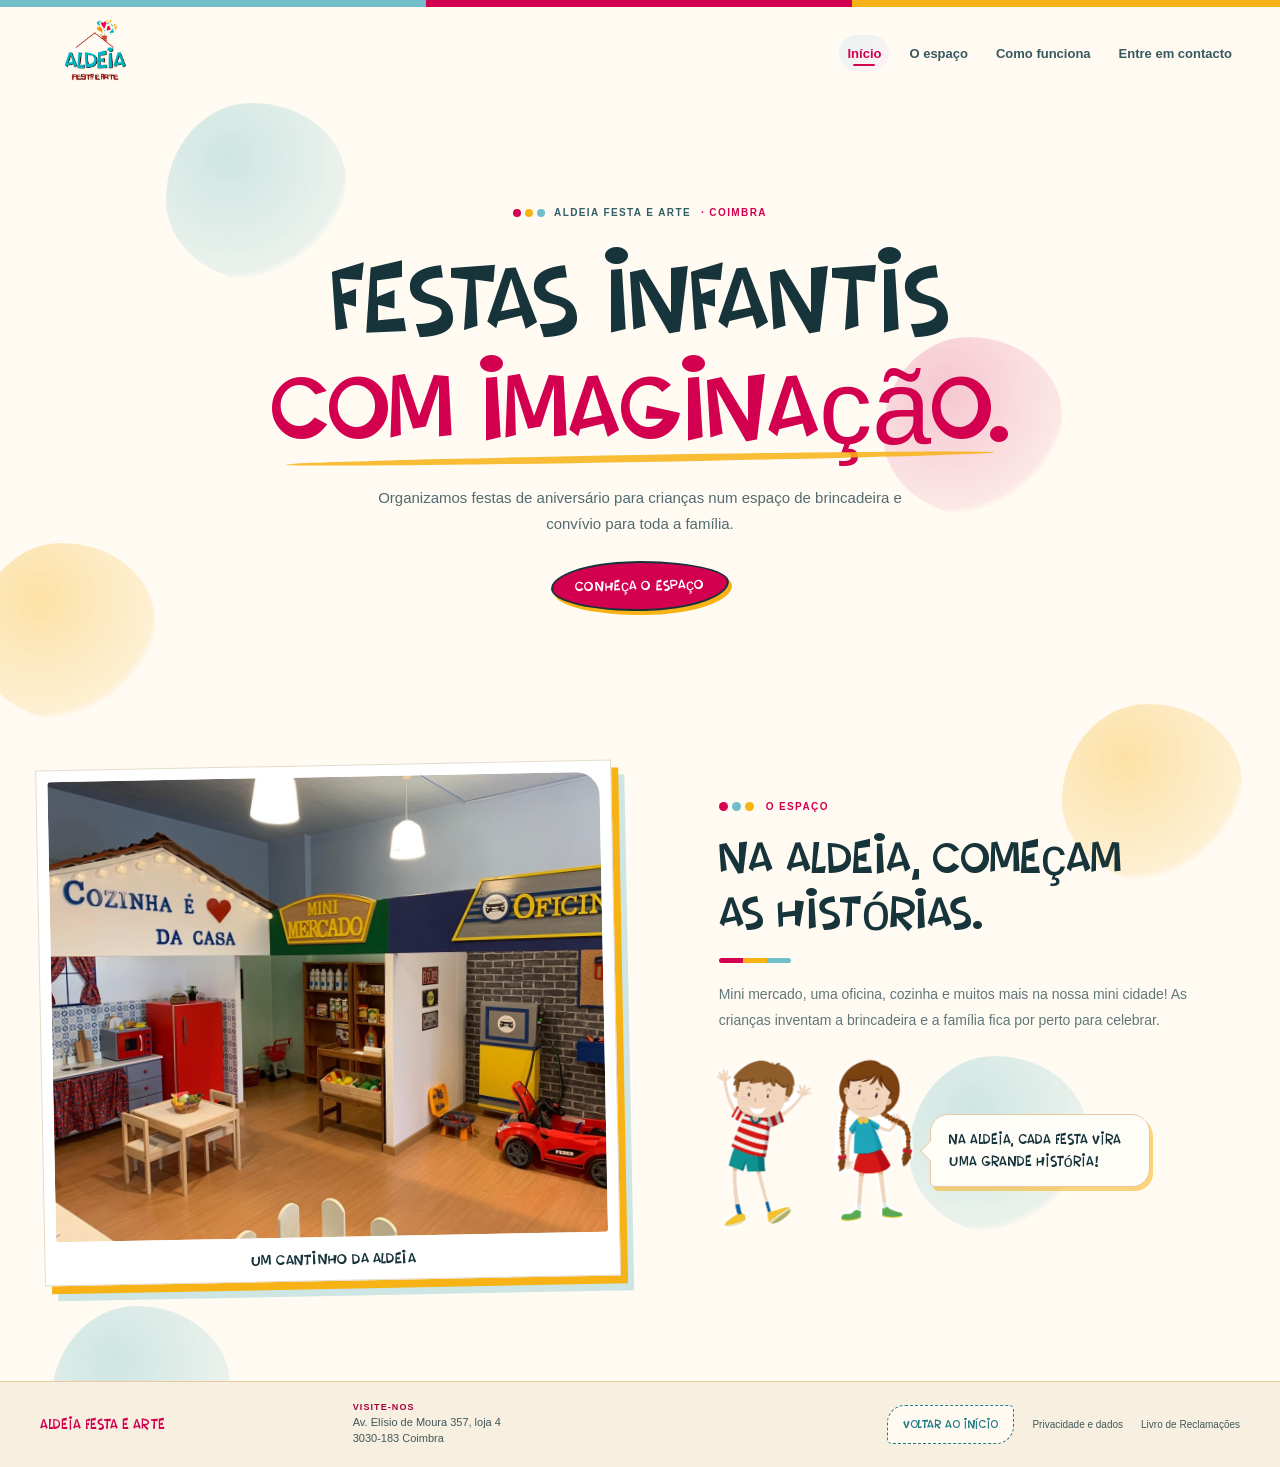
<file: index.html>
<!doctype html>
<html lang="pt-PT">
  <head>
    <meta charset="utf-8">
    <meta name="viewport" content="width=device-width, initial-scale=1">
    <meta name="theme-color" content="#fffaf2">
    <link rel="icon" type="image/svg+xml" href="assets/imgs/favicon.svg">
    <meta
      name="description"
      content="Aldeia Festa e Arte: festas de aniversário para crianças em Coimbra, num espaço de brincadeira e convívio."
    >
    <title>Aldeia Festa e Arte</title>
    <link rel="stylesheet" href="style.css">
    <link rel="stylesheet" href="home.css">
  </head>
  <body class="home-page">
    <div class="color-bar"></div>
    <div class="home-balloons" aria-hidden="true">
      <span class="balloon balloon-teal balloon-one"></span>
      <span class="balloon balloon-pink balloon-two"></span>
      <span class="balloon balloon-yellow balloon-six"></span>
      <span class="balloon balloon-yellow balloon-three"></span>
      <span class="balloon balloon-teal balloon-seven"></span>
      <span class="balloon balloon-teal balloon-five"></span>
    </div>
    <header class="wrap site-header">
      <a
        class="brand"
        href="index.html"
        aria-label="Aldeia Festa e Arte, início"
      >
        <img class="brand-logo" src="assets/imgs/logoaldeia.png" alt="">
      </a>
      <button
        class="nav-toggle"
        aria-label="Abrir menu"
        aria-expanded="false"
        aria-controls="mainNav"
      >
        ☰
      </button>
      <nav class="nav" id="mainNav" aria-label="Navegação principal">
        <a href="index.html" aria-current="page">Início</a>
        <a href="espaco.html">O espaço</a>
        <a href="como-funciona.html">Como funciona</a>
        <a href="contacto.html">Entre em contacto</a>
      </nav>
    </header>

    <main>
      <section class="home-cover wrap" aria-labelledby="home-title">
        <div class="home-cover-copy">
          <p class="home-overline">
            <span></span>
            Aldeia Festa e Arte <span class="home-location">· Coimbra</span>
          </p>
          <h1 id="home-title">
            Festas infantis<br>
            <span>com imaginação.</span>
          </h1>
          <p class="home-description">
            Organizamos festas de aniversário para crianças num espaço de
            brincadeira e convívio para toda a família.
          </p>
          <a class="home-scroll" href="espaco.html">
            Conheça o espaço
          </a>
        </div>
      </section>

      <section class="home-introduction" id="aldeia">
        <div class="wrap home-introduction-inner">
          <figure class="home-visual">
            <img
              src="assets/imgs/aldeia1.jpg"
              alt="Cozinha de brincar, mini mercado e oficina na Aldeia"
              fetchpriority="high"
            >
            <figcaption>Um cantinho da Aldeia</figcaption>
          </figure>
          <div class="home-intro-copy">
            <p class="home-intro-label">
              <span class="home-dot"></span>
              O espaço
            </p>
            <h2>Na Aldeia, começam as histórias.</h2>
            <p>
              Mini mercado, uma oficina, cozinha e muitos mais na nossa mini cidade!
              As crianças inventam a brincadeira e a família fica
              por perto para celebrar.
            </p>
            <div class="home-mascot">
              <figure class="home-mascot-art">
                <img
                  src="assets/imgs/personagens-aldeia.png"
                  alt="Duas crianças, personagens da Aldeia"
                >
              </figure>
              <p class="home-mascot-speech">Na Aldeia, cada festa vira uma grande história!</p>
            </div>
          </div>
        </div>
      </section>
    </main>

    <footer class="site-footer">
      <div class="wrap footer-inner">
        <div class="footer-brand">Aldeia Festa e Arte</div>
        <address class="footer-address">
          <span class="footer-address-label">Visite-nos</span>
          <a
            href="https://www.google.com/maps/place//data=!4m2!3m1!1s0xd22f97081789255:0xbe19085c9d4c660f?sa=X&amp;ved=1t:8290&amp;ictx=111"
            target="_blank"
            rel="noopener"
          >
            Av. Elísio de Moura 357, loja 4<br>
            3030-183 Coimbra
          </a>
        </address>
        <a class="footer-home" href="index.html">Voltar ao início</a>
        <a class="footer-complaints" href="privacidade.html">Privacidade e dados</a>
        <a
          class="footer-complaints"
          href="https://www.livroreclamacoes.pt/Inicio/"
          target="_blank"
          rel="noopener"
        >
          Livro de Reclamações
        </a>
      </div>
    </footer>
    <script src="script.js" defer></script>
  </body>
</html>
</file>
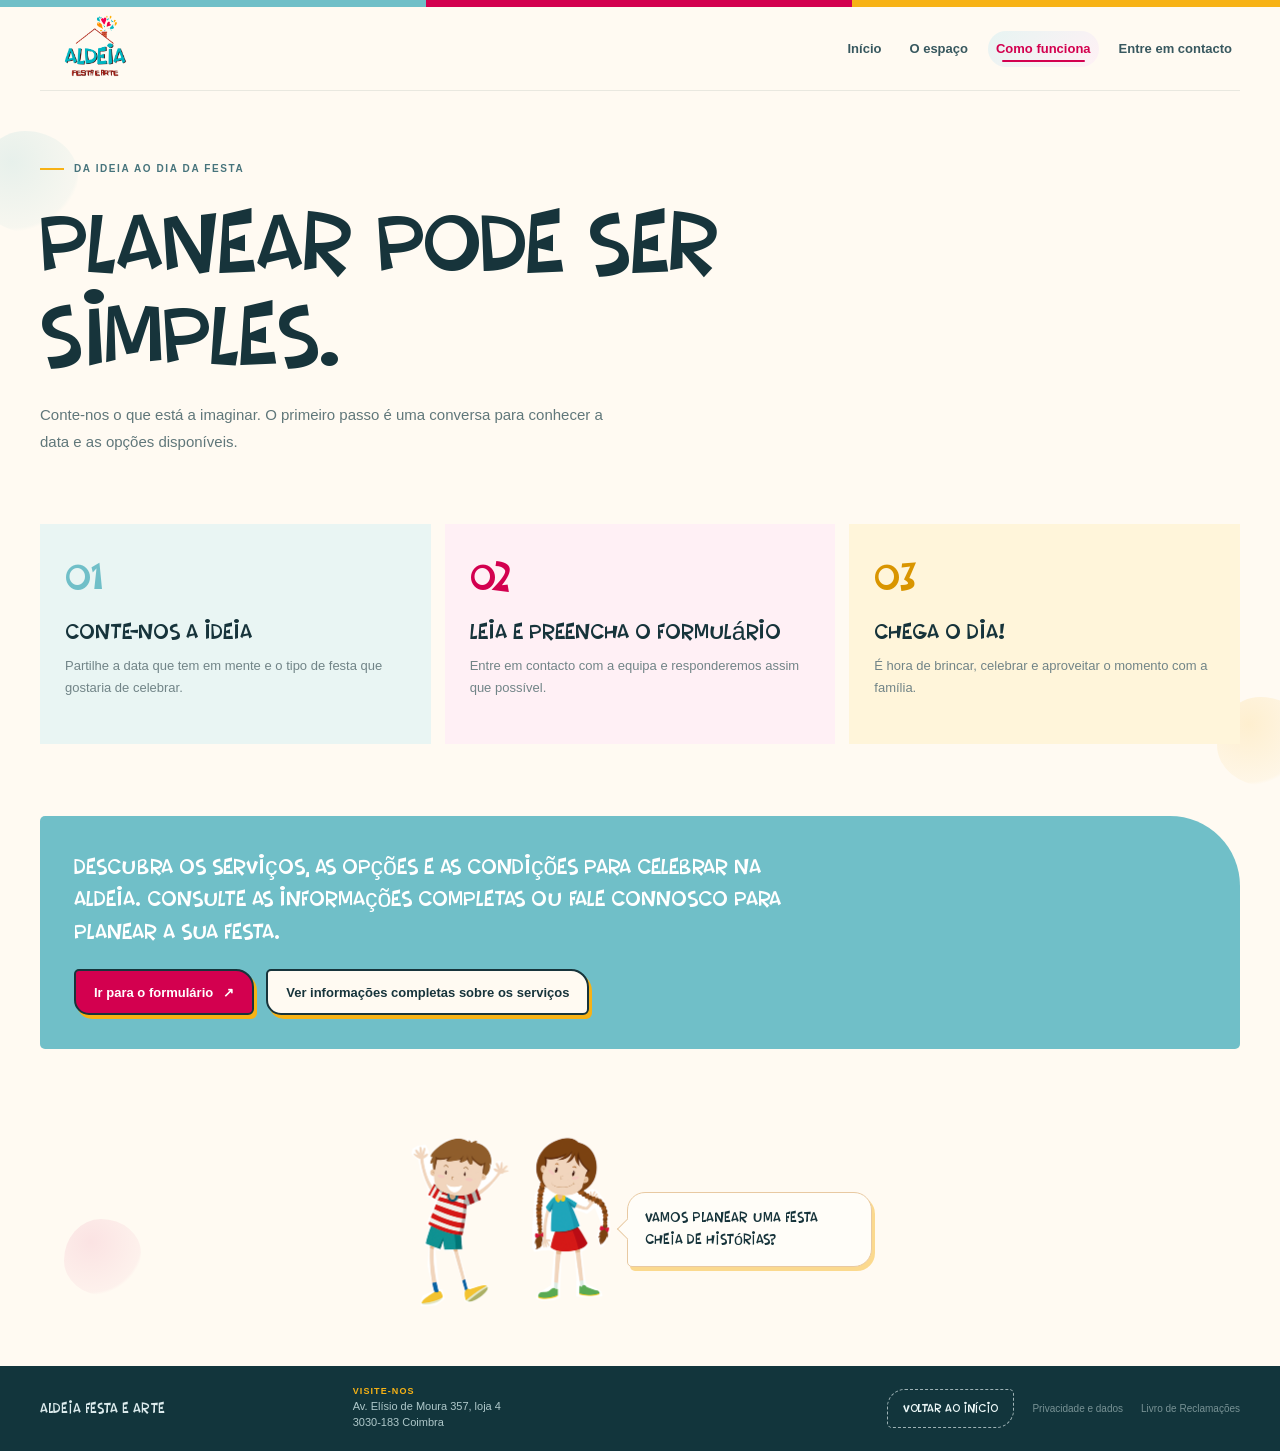
<file: como-funciona.html>
<!doctype html>
<html lang="pt-PT">
  <head>
    <meta charset="utf-8">
    <meta name="viewport" content="width=device-width,initial-scale=1">
    <meta name="theme-color" content="#fffaf2">
    <link rel="icon" type="image/svg+xml" href="assets/imgs/favicon.svg">
    <meta name="description" content="Como funciona — Aldeia Festa e Arte, festas infantis em Coimbra.">
    <title>Aldeia Festa e Arte</title>
    <link rel="stylesheet" href="style.css">
    <link rel="stylesheet" href="brand-colors.css">
  </head>
  <body class="interior-page">
    <div class="color-bar">
    </div>
    <div class="page-balloons" aria-hidden="true">
      <span class="page-balloon page-balloon-teal page-balloon-one"></span>
      <span class="page-balloon page-balloon-yellow page-balloon-two"></span>
      <span class="page-balloon page-balloon-pink page-balloon-three"></span>
    </div>
    <header class="wrap site-header">
      <a class="brand" href="index.html" aria-label="Aldeia Festa e Arte, início">
        <img class="brand-logo" src="assets/imgs/logoaldeia.png" alt="">
      </a>
      <button class="nav-toggle" aria-label="Abrir menu" aria-expanded="false" aria-controls="mainNav">☰</button>
      <nav class="nav" id="mainNav" aria-label="Navegação principal">
        <a href="index.html">Início</a>
        <a href="espaco.html" >O espaço</a>
        <a href="como-funciona.html" aria-current="page">Como funciona</a>
        <a href="contacto.html">Entre em contacto</a>
      </nav>
    </header>
    <main>
      <section class="wrap page-hero">
        <div class="kicker">Da ideia ao dia da festa</div>
        <h1>Planear pode ser simples.</h1>
        <p>Conte-nos o que está a imaginar. O primeiro passo é uma conversa para conhecer a data e as opções disponíveis.</p>
      </section>
      <section class="wrap steps">
        <article class="step">
          <div class="num">01</div>
          <h2>Conte-nos a ideia</h2>
          <p>Partilhe a data que tem em mente e o tipo de festa que gostaria de celebrar.</p>
        </article>
        <article class="step">
          <div class="num">02</div>
          <h2>Leia e preencha o formulário</h2>
          <p>Entre em contacto com a equipa e responderemos assim que possível.</p>
        </article>
        <article class="step">
          <div class="num">03</div>
          <h2>Chega o dia!</h2>
          <p>É hora de brincar, celebrar e aproveitar o momento com a família.</p>
        </article>
      </section>
      <div class="wrap">
        <div class="note-band">
          <div>
            <p>Descubra os serviços, as opções e as condições para celebrar na Aldeia. Consulte as informações completas ou fale connosco para planear a sua festa.</p>
            <div class="how-actions">
              <a class="how-action how-action-primary" href="contacto.html#booking-form">Ir para o formulário <span aria-hidden="true">↗</span></a>
              <a class="how-action how-action-secondary" href="assets/propose/Proposta%20Aldeia%20Festa%20e%20Arte%202026%20(1).pdf" target="_blank" rel="noopener">Ver informações completas sobre os serviços</a>
            </div>
          </div>
        </div>
      </div>
      <aside class="wrap page-mascot" aria-label="Mensagem dos personagens da Aldeia">
        <figure class="page-mascot-art">
          <img src="assets/imgs/personagens-aldeia.png" alt="Duas crianças, personagens da Aldeia" loading="lazy">
        </figure>
        <p class="page-mascot-speech">Vamos planear uma festa cheia de histórias?</p>
      </aside>
    </main>
    <footer class="site-footer">
      <div class="wrap footer-inner">
        <div class="footer-brand">Aldeia Festa e Arte</div>
        <address class="footer-address"><span class="footer-address-label">Visite-nos</span><a href="https://www.google.com/maps/place//data=!4m2!3m1!1s0xd22f97081789255:0xbe19085c9d4c660f?sa=X&amp;ved=1t:8290&amp;ictx=111" target="_blank" rel="noopener">Av. Elísio de Moura 357, loja 4<br>3030-183 Coimbra</a></address>
        <a class="footer-home" href="index.html">Voltar ao início</a>
        <a class="footer-complaints" href="privacidade.html">Privacidade e dados</a>
        <a class="footer-complaints" href="https://www.livroreclamacoes.pt/Inicio/" target="_blank" rel="noopener">Livro de Reclamações</a>
      </div>
    </footer>
    <script src="script.js" defer>
    </script>
  </body>
</html>
</file>
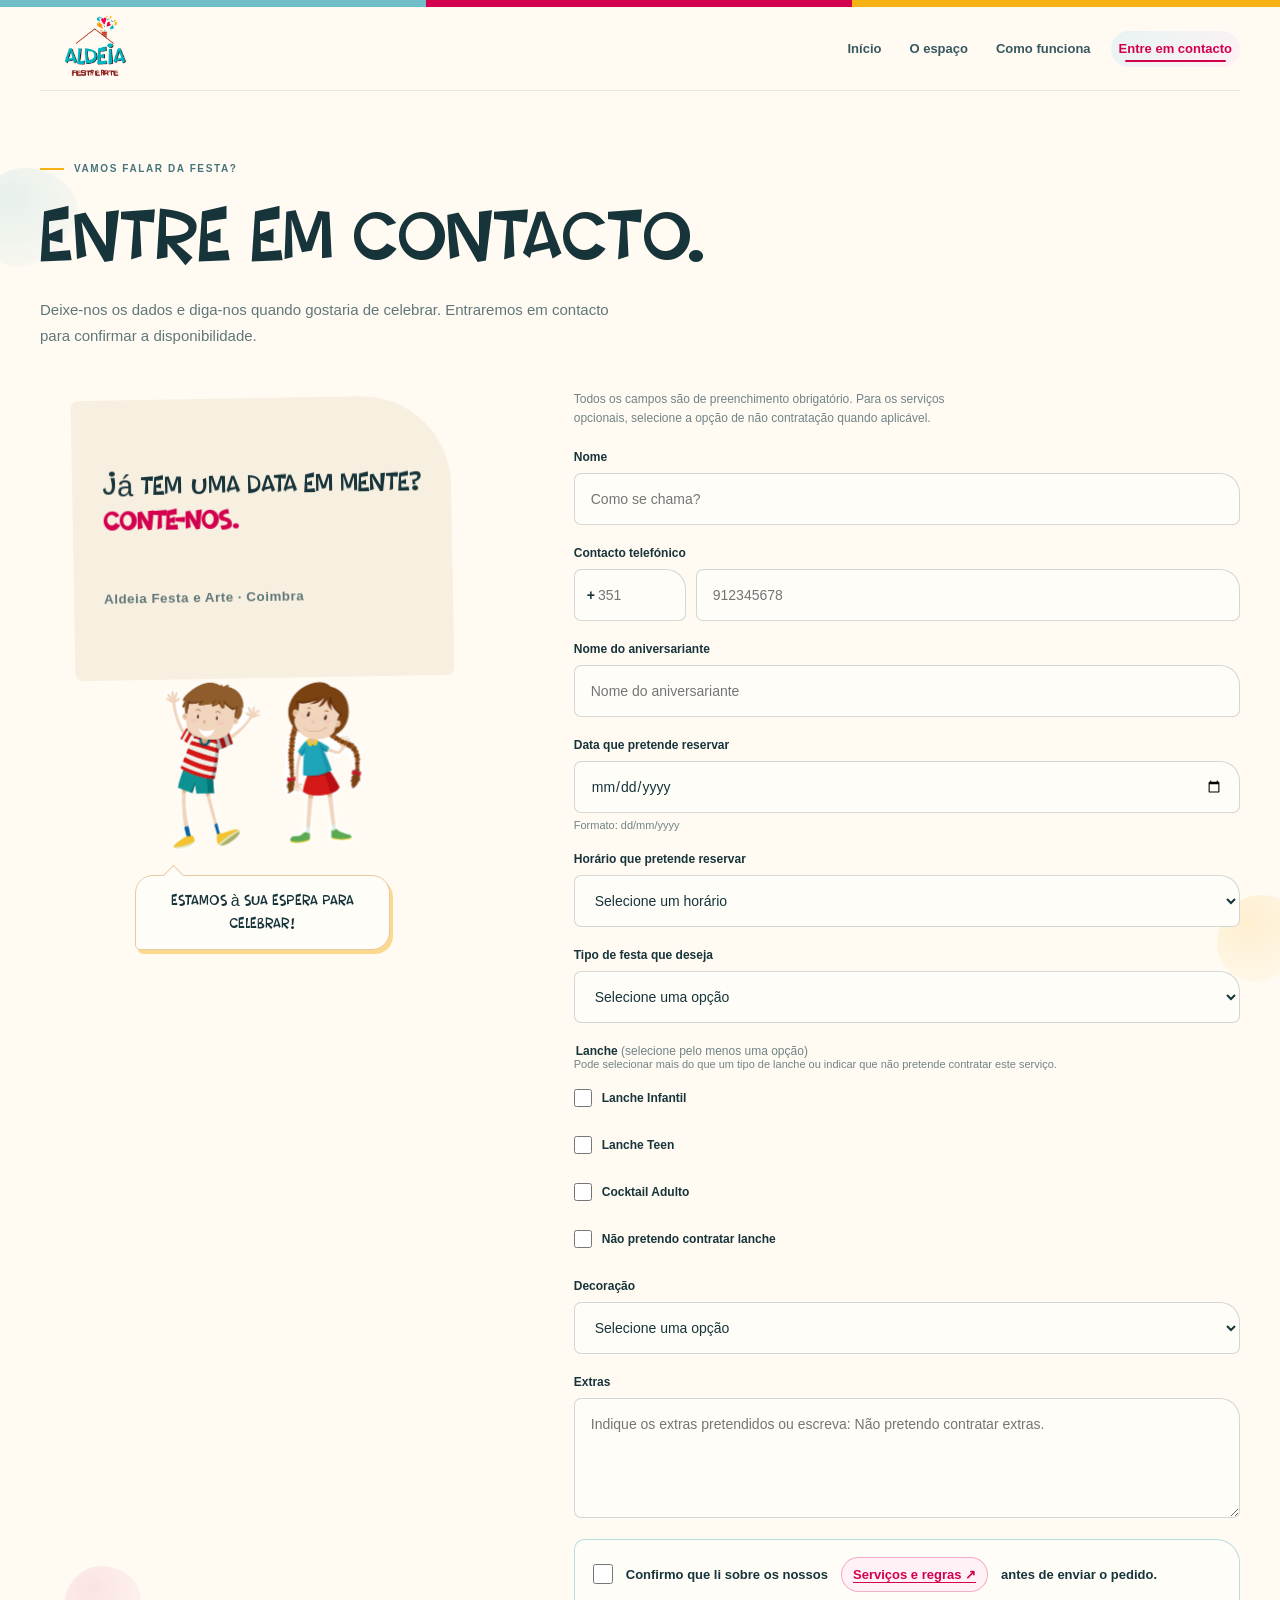
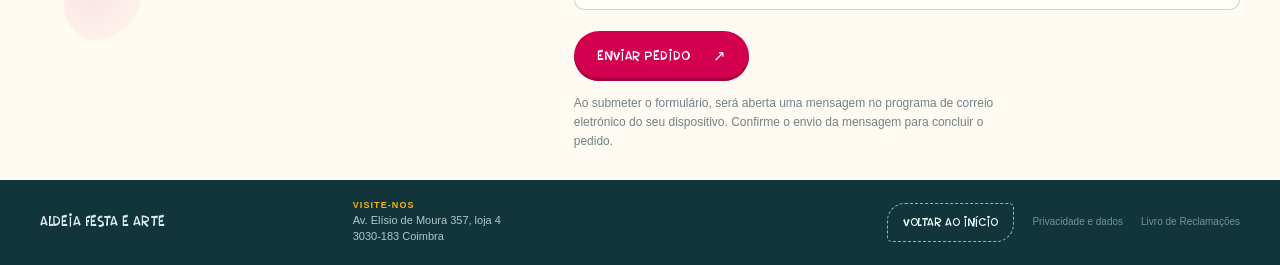
<file: contacto.html>
<!doctype html>
<html lang="pt-PT">
  <head>
    <meta charset="utf-8">
    <meta name="viewport" content="width=device-width, initial-scale=1">
    <meta name="theme-color" content="#fffaf2">
    <link rel="icon" type="image/svg+xml" href="assets/imgs/favicon.svg">
    <meta name="description" content="Peça informações sobre a data da sua festa na Aldeia Festa e Arte, em Coimbra.">
    <title>Aldeia Festa e Arte</title>
    <link rel="stylesheet" href="style.css">
    <link rel="stylesheet" href="brand-colors.css">
    <link rel="stylesheet" href="contact.css">
  </head>
  <body class="interior-page">
    <div class="color-bar"></div>
    <div class="page-balloons" aria-hidden="true">
      <span class="page-balloon page-balloon-teal page-balloon-one"></span>
      <span class="page-balloon page-balloon-yellow page-balloon-two"></span>
      <span class="page-balloon page-balloon-pink page-balloon-three"></span>
    </div>
    <header class="wrap site-header">
      <a class="brand" href="index.html" aria-label="Aldeia Festa e Arte, início">
        <img class="brand-logo" src="assets/imgs/logoaldeia.png" alt="">
      </a>
      <button class="nav-toggle" aria-label="Abrir menu" aria-expanded="false" aria-controls="mainNav">☰</button>
      <nav class="nav" id="mainNav" aria-label="Navegação principal">
        <a href="index.html">Início</a>
        <a href="espaco.html">O espaço</a>
        <a href="como-funciona.html">Como funciona</a>
        <a href="contacto.html" aria-current="page">Entre em contacto</a>
      </nav>
    </header>

    <main>
      <section class="wrap page-hero contact-hero">
        <div class="kicker">Vamos falar da festa?</div>
        <h1>Entre em contacto.</h1>
        <p>Deixe-nos os dados e diga-nos quando gostaria de celebrar. Entraremos em contacto para confirmar a disponibilidade.</p>
      </section>
      <section class="wrap contact-layout" aria-label="Pedido de reserva">
        <div class="contact-side">
        <div class="contact-note">
          <p>Já tem uma data em mente?<br><strong>Conte-nos.</strong></p>
          <small>Aldeia Festa e Arte · Coimbra</small>
        </div>
        <aside class="page-mascot contact-mascot" aria-label="Mensagem dos personagens da Aldeia">
          <figure class="page-mascot-art">
            <img src="assets/imgs/personagens-aldeia.png" alt="Duas crianças, personagens da Aldeia" loading="lazy">
          </figure>
          <p class="page-mascot-speech">Estamos à sua espera para celebrar!</p>
        </aside>
        </div>

        <form class="contact-form" id="booking-form">
          <p class="form-help">Todos os campos são de preenchimento obrigatório. Para os serviços opcionais, selecione a opção de não contratação quando aplicável.</p>
          <div class="form-field">
            <label for="booking-name">Nome</label>
            <input id="booking-name" name="nome" type="text" autocomplete="name" placeholder="Como se chama?" required>
          </div>
          <div class="form-field">
            <label for="booking-phone">Contacto telefónico</label>
            <div class="phone-input-group">
              <div class="phone-prefix-field">
                <span aria-hidden="true">+</span>
                <input id="phone-prefix" name="indicativo" type="tel" autocomplete="tel-country-code" inputmode="numeric" pattern="[0-9]{1,4}" maxlength="4" placeholder="351" aria-label="Indicativo telefónico, apenas números" title="Introduza apenas números" required>
              </div>
              <input id="booking-phone" name="telefone" type="tel" autocomplete="tel-national" inputmode="numeric" pattern="[0-9]{6,15}" maxlength="15" placeholder="912345678" title="Introduza apenas números, sem espaços" required>
            </div>
          </div>
          <div class="form-field">
            <label for="birthday-name">Nome do aniversariante</label>
            <input id="birthday-name" name="aniversariante" type="text" placeholder="Nome do aniversariante" required>
          </div>
          <div class="form-field">
            <label for="booking-date">Data que pretende reservar</label>
            <input id="booking-date" name="data" type="date" lang="pt-PT" aria-describedby="booking-date-format" required>
            <small class="form-field-hint" id="booking-date-format">Formato: dd/mm/yyyy</small>
          </div>
          <div class="form-field">
            <label for="booking-time">Horário que pretende reservar</label>
            <select id="booking-time" name="horario" required>
              <option value="" selected disabled>Selecione um horário</option>
              <option>10:00</option><option>10:30</option>
              <option>11:00</option><option>11:30</option>
              <option>12:00</option><option>12:30</option>
              <option>13:00</option><option>13:30</option>
              <option>14:00</option><option>14:30</option>
              <option>15:00</option><option>15:30</option>
              <option>16:00</option><option>16:30</option>
              <option>17:00</option><option>17:30</option>
              <option>18:00</option><option>18:30</option>
              <option>19:00</option>
            </select>
          </div>
          <div class="form-field">
            <label for="party-type">Tipo de festa que deseja</label>
            <select id="party-type" name="tipo_festa" required>
              <option value="" selected disabled>Selecione uma opção</option>
              <option value="Festa 1 (até 16 pessoas)">Festa 1 — até 16 pessoas</option>
              <option value="Festa 2 (17 a 40 pessoas)">Festa 2 — de 17 a 40 pessoas</option>
            </select>
          </div>
          <fieldset class="form-field snack-options">
            <legend>Lanche <span>(selecione pelo menos uma opção)</span></legend>
            <small class="form-field-hint" id="snack-hint">Pode selecionar mais do que um tipo de lanche ou indicar que não pretende contratar este serviço.</small>
            <label class="snack-choice"><input type="checkbox" name="lanche" value="Lanche Infantil"> Lanche Infantil</label>
            <label class="snack-choice"><input type="checkbox" name="lanche" value="Lanche Teen"> Lanche Teen</label>
            <label class="snack-choice"><input type="checkbox" name="lanche" value="Cocktail Adulto"> Cocktail Adulto</label>
            <label class="snack-choice"><input type="checkbox" name="lanche" value="Não pretendo contratar lanche"> Não pretendo contratar lanche</label>
          </fieldset>
          <div class="form-field">
            <label for="party-decoration">Decoração</label>
            <select id="party-decoration" name="decoracao" required>
              <option value="" selected disabled>Selecione uma opção</option>
              <option value="Simples">Simples</option>
              <option value="Completa">Completa</option>
              <option value="Não pretendo contratar decoração">Não pretendo contratar decoração</option>
            </select>
          </div>
          <div class="form-field">
            <label for="booking-extras">Extras</label>
            <textarea id="booking-extras" name="extras" rows="4" placeholder="Indique os extras pretendidos ou escreva: Não pretendo contratar extras." required></textarea>
          </div>
          <div class="form-confirm-card">
            <input id="confirm-rules" type="checkbox" name="confirmacao_regras" value="Confirmado" required>
            <label for="confirm-rules">Confirmo que li sobre os nossos</label>
            <a class="form-confirm-link" href="assets/propose/Proposta%20Aldeia%20Festa%20e%20Arte%202026%20(1).pdf" target="_blank" rel="noopener">Serviços e regras <span class="form-confirm-link-icon" aria-hidden="true">↗</span></a>
            <span>antes de enviar o pedido.</span>
          </div>
          <button class="contact-submit" type="submit">Enviar pedido <span class="contact-submit-icon" aria-hidden="true">↗</span></button>
          <p class="form-help" id="form-status" aria-live="polite">Ao submeter o formulário, será aberta uma mensagem no programa de correio eletrónico do seu dispositivo. Confirme o envio da mensagem para concluir o pedido.</p>
        </form>
      </section>
    </main>

    <footer class="site-footer">
      <div class="wrap footer-inner">
        <div class="footer-brand">Aldeia Festa e Arte</div>
        <address class="footer-address"><span class="footer-address-label">Visite-nos</span><a href="https://www.google.com/maps/place//data=!4m2!3m1!1s0xd22f97081789255:0xbe19085c9d4c660f?sa=X&amp;ved=1t:8290&amp;ictx=111" target="_blank" rel="noopener">Av. Elísio de Moura 357, loja 4<br>3030-183 Coimbra</a></address>
        <a class="footer-home" href="index.html">Voltar ao início</a>
        <a class="footer-complaints" href="privacidade.html">Privacidade e dados</a>
        <a class="footer-complaints" href="https://www.livroreclamacoes.pt/Inicio/" target="_blank" rel="noopener">Livro de Reclamações</a>
      </div>
    </footer>
    <script src="script.js" defer></script>
  </body>
</html>
</file>
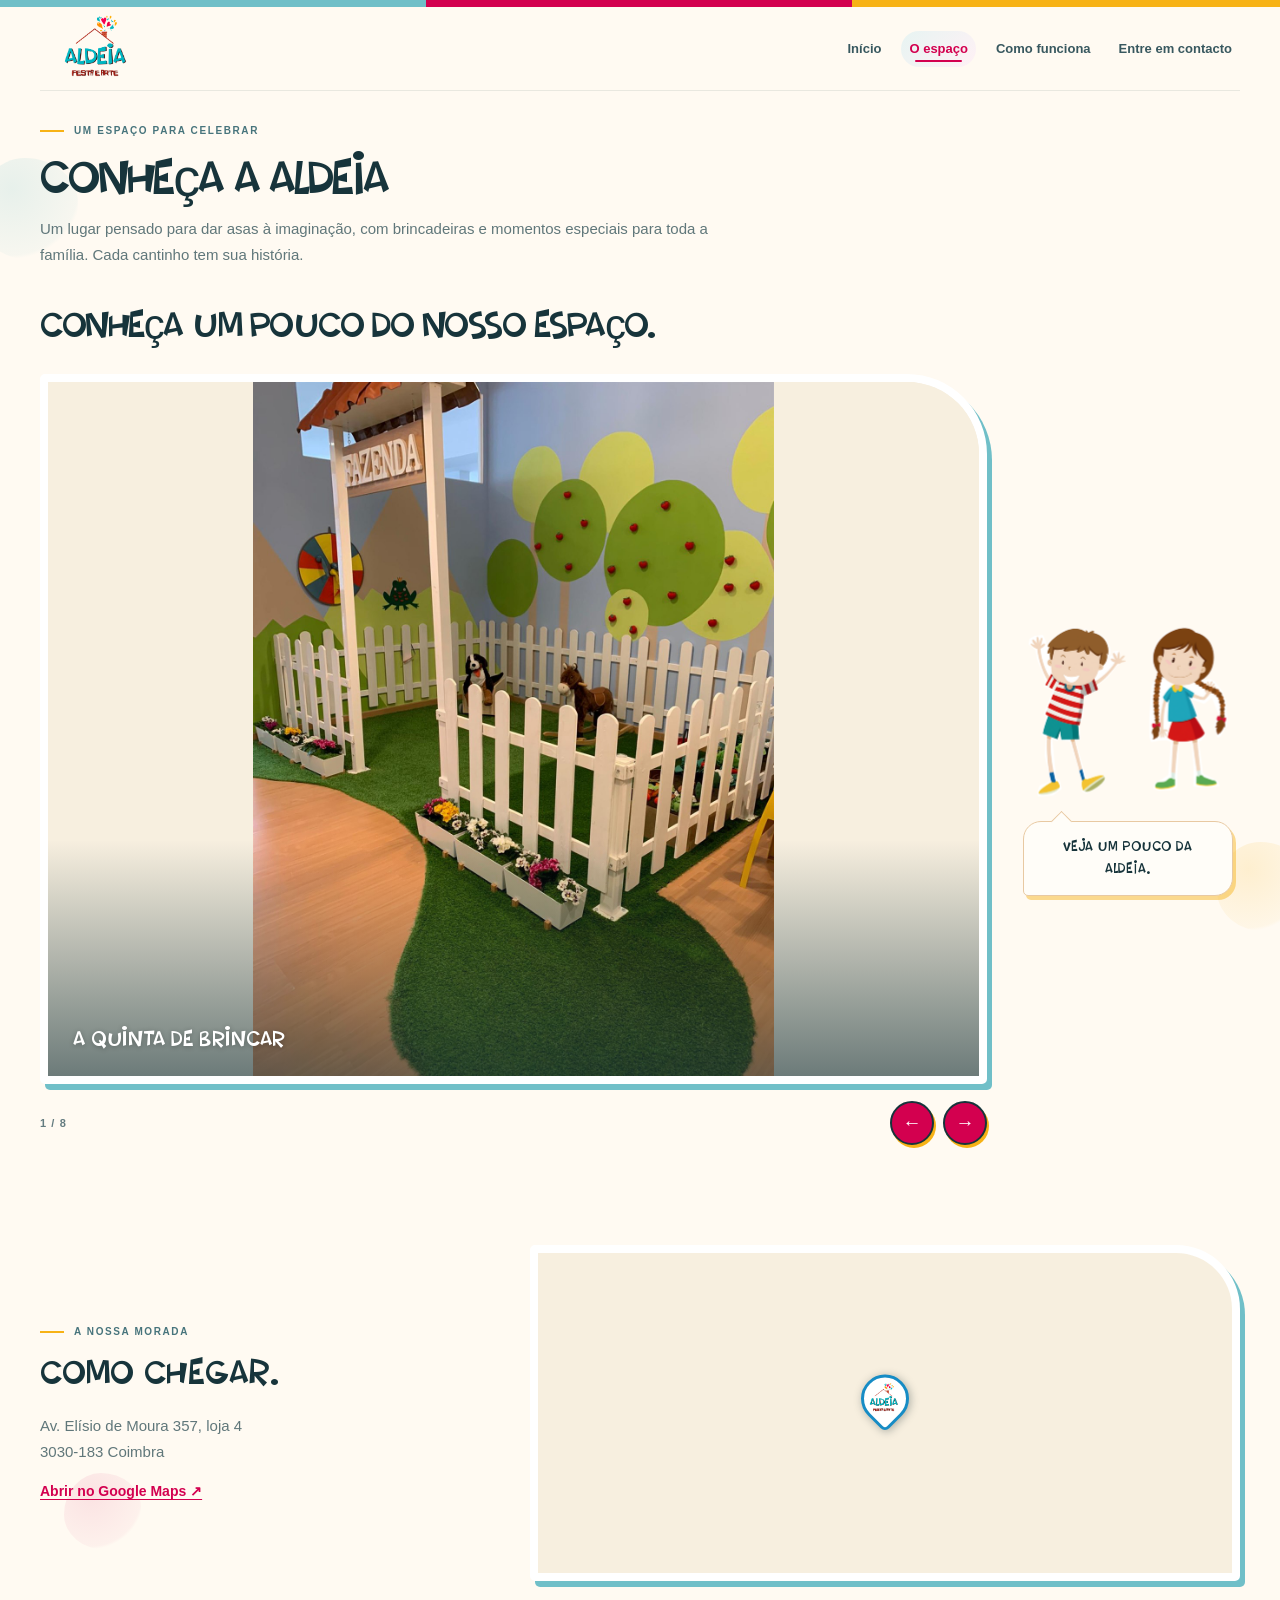
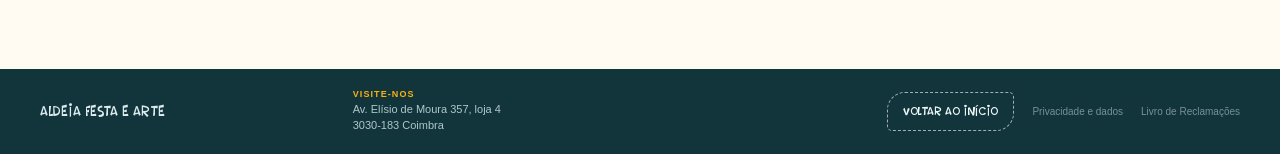
<file: espaco.html>
<!doctype html>
<html lang="pt-PT">
  <head>
    <meta charset="utf-8">
    <meta name="viewport" content="width=device-width,initial-scale=1">
    <meta name="theme-color" content="#fffaf2">
    <link rel="icon" type="image/svg+xml" href="assets/imgs/favicon.svg">
    <meta name="description" content="O espaço da Aldeia Festa e Arte: festas, brincadeiras e cenários para descobrir.">
    <title>Aldeia Festa e Arte</title>
    <link rel="stylesheet" href="style.css">
    <link rel="stylesheet" href="brand-colors.css">
  </head>
  <body class="space-page interior-page">
    <div class="color-bar">
    </div>
    <div class="page-balloons" aria-hidden="true">
      <span class="page-balloon page-balloon-teal page-balloon-one"></span>
      <span class="page-balloon page-balloon-yellow page-balloon-two"></span>
      <span class="page-balloon page-balloon-pink page-balloon-three"></span>
    </div>
    <header class="wrap site-header">
      <a class="brand" href="index.html" aria-label="Aldeia Festa e Arte, início">
        <img class="brand-logo" src="assets/imgs/logoaldeia.png" alt="">
      </a>
      <button class="nav-toggle" aria-label="Abrir menu" aria-expanded="false" aria-controls="mainNav">☰</button>
      <nav class="nav" id="mainNav" aria-label="Navegação principal">
        <a href="index.html">Início</a>
        <a href="espaco.html" aria-current="page">O espaço</a>
        <a href="como-funciona.html" >Como funciona</a>
        <a href="contacto.html">Entre em contacto</a>
      </nav>
    </header>
    <main>
      <section class="wrap space-intro" aria-labelledby="space-intro-title">
        <div class="kicker">Um espaço para celebrar</div>
        <h1 id="space-intro-title">Conheça a Aldeia</h1>
        <p>Um lugar pensado para dar asas à imaginação, com brincadeiras e momentos especiais para toda a família. Cada cantinho tem sua história.</p>
      </section>
      <section class="wrap space-gallery" aria-labelledby="space-gallery-title">
        <div class="space-gallery-heading">
          <div>
            <h2 id="space-gallery-title">Conheça um pouco do nosso espaço.</h2>
          </div>
        </div>
        <div class="space-gallery-layout">
          <div class="space-slider" data-slider role="region" aria-label="Fotografias do espaço Aldeia" aria-roledescription="apresentação de fotografias">
            <div class="space-slider-stage">
            <figure class="space-slide is-active" role="group" aria-roledescription="slide" aria-label="1 de 8">
              <img src="assets/imgs/zona-da-quinta.JPG" alt="Quinta de brincar com árvores, vedação branca e relva" loading="lazy">
              <figcaption>A quinta de brincar</figcaption>
            </figure>
            <figure class="space-slide" role="group" aria-roledescription="slide" aria-label="2 de 8" aria-hidden="true" hidden>
              <img src="assets/imgs/cantinho-criatividade.jpg" alt="Mesa de atividades criativas com cadeiras coloridas" loading="lazy">
              <figcaption>Um cantinho para criar</figcaption>
            </figure>
            <figure class="space-slide" role="group" aria-roledescription="slide" aria-label="3 de 8" aria-hidden="true" hidden>
              <img src="assets/imgs/brincadeira-hospital.jpg" alt="Área de brincadeira de faz de conta do hospital" loading="lazy">
              <figcaption>O cantinho do hospital</figcaption>
            </figure>
            <figure class="space-slide" role="group" aria-roledescription="slide" aria-label="4 de 8" aria-hidden="true" hidden>
              <img src="assets/imgs/zona-jogos-digitais.jpg" alt="Zona de jogos digitais da Aldeia" loading="lazy">
              <figcaption>Jogos para partilhar</figcaption>
            </figure>
            <figure class="space-slide" role="group" aria-roledescription="slide" aria-label="5 de 8" aria-hidden="true" hidden>
              <img src="assets/imgs/cesto-basquetebol.jpg" alt="Cesto de basquetebol para crianças" loading="lazy">
              <figcaption>Desafios de basquetebol</figcaption>
            </figure>
            <figure class="space-slide" role="group" aria-roledescription="slide" aria-label="6 de 8" aria-hidden="true" hidden>
              <img src="assets/imgs/trampolim.jpg" alt="Trampolim protegido por rede de segurança" loading="lazy">
              <figcaption>Saltos no trampolim</figcaption>
            </figure>
            <figure class="space-slide" role="group" aria-roledescription="slide" aria-label="7 de 8" aria-hidden="true" hidden>
              <img src="assets/imgs/sala-de-refeicoes.JPG" alt="Sala de refeições com mesas e cadeiras" loading="lazy">
              <figcaption>Um espaço para estar à mesa</figcaption>
            </figure>
            <figure class="space-slide" role="group" aria-roledescription="slide" aria-label="8 de 8" aria-hidden="true" hidden>
              <img src="assets/imgs/mesa-de-air-hockey.JPG" alt="Mesa de air hockey" loading="lazy">
              <figcaption>Uma partida de air hockey</figcaption>
            </figure>
            </div>
            <div class="space-slider-controls">
              <span class="space-slider-count" data-slider-count aria-live="polite">1 / 8</span>
              <div class="space-slider-buttons">
                <button type="button" data-slider-prev aria-label="Fotografia anterior">←</button>
                <button type="button" data-slider-next aria-label="Fotografia seguinte">→</button>
              </div>
            </div>
          </div>
          <aside class="page-mascot" aria-label="Mensagem dos personagens da Aldeia">
            <figure class="page-mascot-art">
              <img src="assets/imgs/personagens-aldeia.png" alt="Duas crianças, personagens da Aldeia" loading="lazy">
            </figure>
            <p class="page-mascot-speech">Veja um pouco da Aldeia.</p>
          </aside>
        </div>
      </section>
      <section class="wrap space-location" aria-labelledby="space-location-title">
        <div class="space-location-copy">
          <div class="kicker">A nossa morada</div>
          <h2 id="space-location-title">Como chegar.</h2>
          <address>Av. Elísio de Moura 357, loja 4<br>3030-183 Coimbra</address>
          <a class="space-location-link" href="https://www.google.com/maps/place//data=!4m2!3m1!1s0xd22f97081789255:0xbe19085c9d4c660f?sa=X&amp;ved=1t:8290&amp;ictx=111" target="_blank" rel="noopener">Abrir no Google Maps ↗</a>
        </div>
        <div class="space-map-frame">
          <span class="space-map-marker" aria-hidden="true">
            <img src="assets/imgs/logoaldeia.png" alt="">
          </span>
          <iframe
            src="https://www.google.com/maps?q=Av.+El%C3%ADsio+de+Moura+357+loja+4,+3030-183+Coimbra&amp;output=embed"
            title="Mapa da Aldeia Festa e Arte, na Avenida Elísio de Moura, em Coimbra"
            loading="lazy"
            referrerpolicy="no-referrer-when-downgrade"
            allowfullscreen>
          </iframe>
        </div>
      </section>
    </main>
    <footer class="site-footer">
      <div class="wrap footer-inner">
        <div class="footer-brand">Aldeia Festa e Arte</div>
        <address class="footer-address"><span class="footer-address-label">Visite-nos</span><a href="https://www.google.com/maps/place//data=!4m2!3m1!1s0xd22f97081789255:0xbe19085c9d4c660f?sa=X&amp;ved=1t:8290&amp;ictx=111" target="_blank" rel="noopener">Av. Elísio de Moura 357, loja 4<br>3030-183 Coimbra</a></address>
        <a class="footer-home" href="index.html">Voltar ao início</a>
        <a class="footer-complaints" href="privacidade.html">Privacidade e dados</a>
        <a class="footer-complaints" href="https://www.livroreclamacoes.pt/Inicio/" target="_blank" rel="noopener">Livro de Reclamações</a>
      </div>
    </footer>
    <script src="script.js" defer>
    </script>
  </body>
</html>
</file>
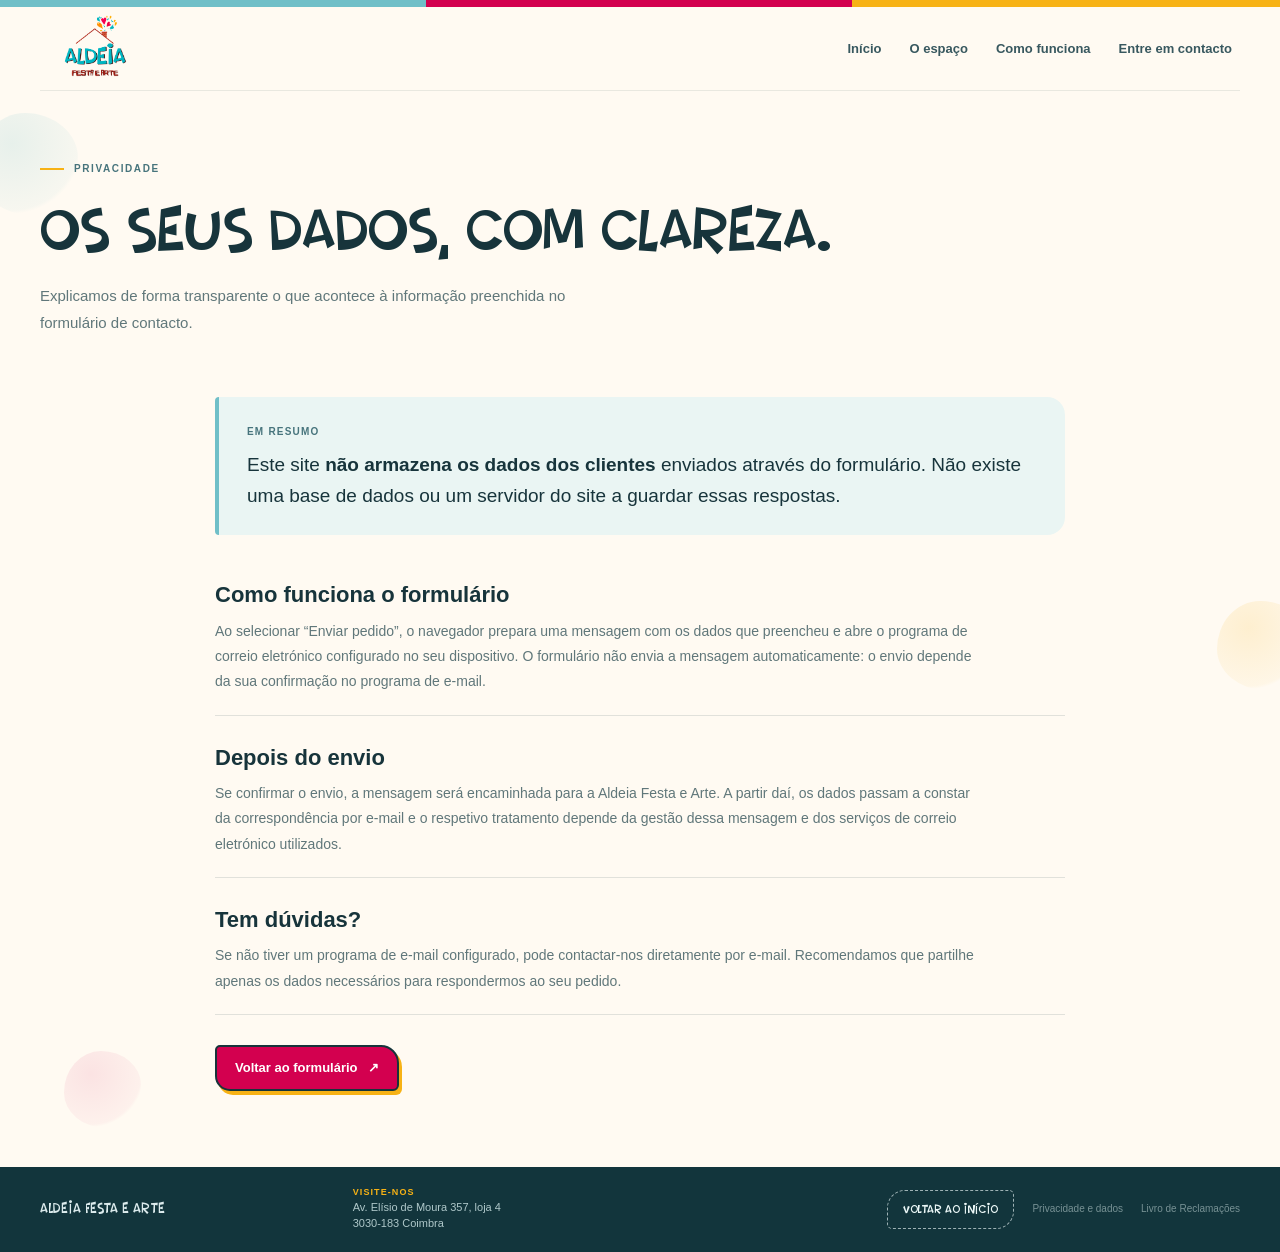
<file: privacidade.html>
<!doctype html>
<html lang="pt-PT">
  <head>
    <meta charset="utf-8">
    <meta name="viewport" content="width=device-width, initial-scale=1">
    <meta name="theme-color" content="#fffaf2">
    <link rel="icon" type="image/svg+xml" href="assets/imgs/favicon.svg">
    <meta name="description" content="Saiba como funciona o envio dos dados preenchidos no formulário da Aldeia Festa e Arte.">
    <title>Privacidade e dados — Aldeia Festa e Arte</title>
    <link rel="stylesheet" href="style.css">
    <link rel="stylesheet" href="brand-colors.css">
  </head>
  <body class="interior-page">
    <div class="color-bar"></div>
    <div class="page-balloons" aria-hidden="true">
      <span class="page-balloon page-balloon-teal page-balloon-one"></span>
      <span class="page-balloon page-balloon-yellow page-balloon-two"></span>
      <span class="page-balloon page-balloon-pink page-balloon-three"></span>
    </div>
    <header class="wrap site-header">
      <a class="brand" href="index.html" aria-label="Aldeia Festa e Arte, início">
        <img class="brand-logo" src="assets/imgs/logoaldeia.png" alt="">
      </a>
      <button class="nav-toggle" aria-label="Abrir menu" aria-expanded="false" aria-controls="mainNav">☰</button>
      <nav class="nav" id="mainNav" aria-label="Navegação principal">
        <a href="index.html">Início</a>
        <a href="espaco.html">O espaço</a>
        <a href="como-funciona.html">Como funciona</a>
        <a href="contacto.html">Entre em contacto</a>
      </nav>
    </header>
    <main class="privacy-page">
        <section class="wrap page-hero privacy-hero">
          <div class="kicker">Privacidade</div>
          <h1>Os seus dados, com clareza.</h1>
          <p>Explicamos de forma transparente o que acontece à informação preenchida no formulário de contacto.</p>
        </section>
        <section class="wrap privacy-content" aria-label="Política de privacidade do formulário">
          <div class="privacy-summary">
            <span class="privacy-summary-label">Em resumo</span>
            <p>Este site <strong>não armazena os dados dos clientes</strong> enviados através do formulário. Não existe uma base de dados ou um servidor do site a guardar essas respostas.</p>
          </div>
          <div class="privacy-details">
            <section>
              <h2>Como funciona o formulário</h2>
              <p>Ao selecionar “Enviar pedido”, o navegador prepara uma mensagem com os dados que preencheu e abre o programa de correio eletrónico configurado no seu dispositivo. O formulário não envia a mensagem automaticamente: o envio depende da sua confirmação no programa de e-mail.</p>
            </section>
            <section>
              <h2>Depois do envio</h2>
              <p>Se confirmar o envio, a mensagem será encaminhada para a Aldeia Festa e Arte. A partir daí, os dados passam a constar da correspondência por e-mail e o respetivo tratamento depende da gestão dessa mensagem e dos serviços de correio eletrónico utilizados.</p>
            </section>
            <section>
              <h2>Tem dúvidas?</h2>
              <p>Se não tiver um programa de e-mail configurado, pode contactar-nos diretamente por e-mail. Recomendamos que partilhe apenas os dados necessários para respondermos ao seu pedido.</p>
            </section>
          </div>
          <a class="how-action how-action-primary" href="contacto.html#booking-form">Voltar ao formulário <span aria-hidden="true">↗</span></a>
        </section>
    </main>
    <footer class="site-footer">
      <div class="wrap footer-inner">
        <div class="footer-brand">Aldeia Festa e Arte</div>
        <address class="footer-address"><span class="footer-address-label">Visite-nos</span><a href="https://www.google.com/maps/place//data=!4m2!3m1!1s0xd22f97081789255:0xbe19085c9d4c660f?sa=X&amp;ved=1t:8290&amp;ictx=111" target="_blank" rel="noopener">Av. Elísio de Moura 357, loja 4<br>3030-183 Coimbra</a></address>
        <a class="footer-home" href="index.html">Voltar ao início</a>
        <a class="footer-complaints" href="privacidade.html" aria-current="page">Privacidade e dados</a>
        <a class="footer-complaints" href="https://www.livroreclamacoes.pt/Inicio/" target="_blank" rel="noopener">Livro de Reclamações</a>
      </div>
    </footer>
    <script src="script.js" defer></script>
  </body>
</html>
</file>
<file: style.css>
@font-face
{
  font-family: Comictastic;
  src: url('assets/font/Comictastic.otf') format('opentype');
  font-display: swap;
}

:root
{
  --teal: #70bfc8;
  --pink: #d3004f;
  --yellow: #f7b215;
  --ink: #17343b;
  --paper: #fffaf2;
  --cream: #f7efdf;
  --sans: Arial,Helvetica,sans-serif;
  --display: Comictastic,'Trebuchet MS',sans-serif;
  --serif: Georgia,'Times New Roman',serif;
  --max: 1200px;
}

*
{
  box-sizing: border-box;
}

html
{
  scroll-behavior: smooth;
}

body
{
  margin: 0;
  background: var(--paper);
  color: var(--ink);
  font-family: var(--sans);
  -webkit-font-smoothing: antialiased;
}

img
{
  display: block;
  max-width: 100%;
}

a
{
  color: inherit;
}

.color-bar
{
  height: 7px;
  background: linear-gradient(90deg,var(--teal) 0 33.3%,var(--pink) 33.3% 66.6%,var(--yellow) 66.6%);
}

.wrap
{
  width: min(var(--max),calc(100% - 64px));
  margin: auto;
}

.site-header
{
  height: 84px;
  display: flex;
  align-items: center;
  justify-content: space-between;
  gap: 28px;
  border-bottom: 1px solid #17343b18;
}

.brand
{
  display: flex;
  gap: 11px;
  align-items: center;
  text-decoration: none;
}

.brand-logo
{
  display: block;
  width: 116px;
  height: 78px;
  object-fit: contain;
  object-position: center;
  transform-origin: center;
  transition: transform .28s cubic-bezier(.2,.8,.2,1), filter .28s ease;
}

.brand:hover .brand-logo,
.brand:focus-visible .brand-logo
{
  transform: translateY(-3px) rotate(-2deg) scale(1.06);
  filter: drop-shadow(0 4px 3px rgb(23 52 59 / 18%));
}

.brand-mark
{
  width: 42px;
  height: 42px;
  border-radius: 50%;
  display: grid;
  place-items: center;
  background: var(--teal);
  color: white;
  font: 19px var(--display);
  box-shadow: inset 0 -4px #259eaa;
}

.brand-name
{
  font: 18px var(--display);
  line-height: .98;
}

.brand-name small
{
  display: block;
  font: 9px var(--sans);
  font-weight: 800;
  letter-spacing: .16em;
  text-transform: uppercase;
  color: var(--pink);
  margin-top: 5px;
}

.nav
{
  display: flex;
  align-items: center;
  gap: 12px;
}

.nav a
{
  position: relative;
  z-index: 0;
  display: inline-flex;
  align-items: center;
  justify-content: center;
  min-height: 36px;
  padding: 4px 8px;
  border-radius: 999px;
  text-decoration: none;
  font-size: 13px;
  font-weight: 700;
  color: #38585f;
  transition: color .25s ease, transform .3s cubic-bezier(.2,.75,.25,1);
}

.nav a::before,
.nav a::after
{
  position: absolute;
  content: "";
  pointer-events: none;
}

.nav a::before
{
  z-index: -1;
  inset: 0;
  border-radius: inherit;
  background: linear-gradient(135deg, #e7f4f2, #fff1f5);
  opacity: 0;
  transform: scale(.82);
  transition: opacity .25s ease, transform .35s cubic-bezier(.2,.75,.25,1);
}

.nav a::after
{
  right: 14px;
  bottom: 5px;
  left: 14px;
  height: 2px;
  border-radius: 999px;
  background: var(--pink);
  transform: scaleX(0);
  transform-origin: center;
  transition: transform .3s cubic-bezier(.2,.75,.25,1);
}

.nav a:hover,
.nav a:focus-visible
{
  color: var(--pink);
  transform: translateY(-2px);
}

.nav a:hover::before,
.nav a:focus-visible::before,
.nav a[aria-current=page]::before
{
  opacity: 1;
  transform: scale(1);
}

.nav a:hover::after,
.nav a[aria-current=page]::after
{
  transform: scaleX(1);
}

.nav a[aria-current=page]
{
  color: var(--pink);
}

.nav-toggle
{
  display: none;
  border: 0;
  border-radius: 50%;
  background: transparent;
  font-size: 25px;
  color: var(--ink);
  cursor: pointer;
  transition: background-color .2s,color .2s;
}

.nav-toggle:hover
{
  background: #e7f4f2;
  color: var(--pink);
}

main
{
  overflow: hidden;
}

.kicker
{
  text-transform: uppercase;
  letter-spacing: .16em;
  font-size: 10px;
  font-weight: 800;
  color: #47747c;
  display: flex;
  align-items: center;
  gap: 10px;
}

.kicker:before
{
  content: "";
  width: 24px;
  height: 2px;
  background: var(--yellow);
}

.home-hero
{
  padding: 66px 0 26px;
  text-align: center;
}

.home-hero .kicker
{
  justify-content: center;
}

.home-hero .kicker:before
{
  display: none;
}

.home-hero h1
{
  font: clamp(52px,8vw,104px)/.96 var(--serif);
  font-weight: 400;
  letter-spacing: -.065em;
  max-width: 970px;
  margin: 23px auto 16px;
}

.home-hero p
{
  max-width: 590px;
  margin: 0 auto;
  color: #60777a;
  font-size: 15px;
  line-height: 1.75;
}

.home-photos
{
  display: grid;
  grid-template-columns: 1.13fr .8fr 1.13fr;
  align-items: end;
  gap: 15px;
  padding: 42px 0 68px;
}

.home-photo
{
  position: relative;
  overflow: hidden;
  background: #eadfcb;
}

.home-photo img
{
  width: 100%;
  height: 100%;
  object-fit: cover;
  transition: transform .55s;
}

.home-photo:hover img
{
  transform: scale(1.035);
}

.home-photo:first-child
{
  height: 285px;
  border-radius: 80px 8px 8px 8px;
}

.home-photo:nth-child(2)
{
  height: 355px;
  border-radius: 8px;
}

.home-photo:nth-child(3)
{
  height: 285px;
  border-radius: 8px 8px 80px 8px;
}

.photo-caption
{
  position: absolute;
  left: 12px;
  bottom: 12px;
  background: var(--paper);
  padding: 8px 12px;
  border-radius: 20px;
  font-size: 10px;
  font-weight: 700;
}

.home-intro
{
  border-top: 1px solid #17343b20;
  padding: 46px 0 82px;
  display: grid;
  grid-template-columns: 1fr 1.2fr;
  gap: 45px;
  align-items: start;
}

.home-intro h2
{
  font: 38px/1.06 var(--serif);
  font-weight: 400;
  letter-spacing: -.04em;
  margin: 0;
}

.home-intro p
{
  font-size: 14px;
  line-height: 1.8;
  color: #60777a;
  margin: 0;
  max-width: 620px;
}

.page-links
{
  background: var(--cream);
  padding: 62px 0;
}

.page-links-head
{
  display: flex;
  justify-content: space-between;
  align-items: end;
  margin-bottom: 24px;
}

.page-links h2
{
  font: 36px var(--serif);
  font-weight: 400;
  letter-spacing: -.04em;
  margin: 13px 0 0;
}

.page-link-list
{
  border-top: 1px solid #17343b30;
}

.page-link
{
  display: grid;
  grid-template-columns: 70px 1fr auto;
  align-items: center;
  text-decoration: none;
  padding: 20px 5px;
  border-bottom: 1px solid #17343b30;
  gap: 20px;
  transition: padding .2s,color .2s;
}

.page-link:hover
{
  padding-left: 14px;
  color: var(--pink);
}

.page-link .num
{
  font: 21px var(--display);
  color: var(--teal);
}

.page-link strong
{
  font: 24px var(--serif);
  font-weight: 400;
}

.page-link .arrow
{
  font-size: 20px;
}

.page-hero
{
  padding: 72px 0 46px;
}

.page-hero h1
{
  font: clamp(50px,8vw,96px)/.96 var(--serif);
  font-weight: 400;
  letter-spacing: -.065em;
  max-width: 850px;
  margin: 22px 0;
}

.page-hero p
{
  max-width: 590px;
  color: #60777a;
  font-size: 15px;
  line-height: 1.75;
}

.feature-photo
{
  width: 100%;
  height: min(62vw,590px);
  min-height: 300px;
  object-fit: cover;
  border-radius: 8px 110px 8px 8px;
}

.content-section
{
  padding: 74px 0;
}

.content-section h2
{
  font: clamp(36px,5vw,58px)/1 var(--serif);
  font-weight: 400;
  letter-spacing: -.05em;
  margin: 15px 0 22px;
}

.content-section p
{
  color: #60777a;
  line-height: 1.8;
  font-size: 14px;
}

.two-col
{
  display: grid;
  grid-template-columns: .85fr 1.15fr;
  gap: 64px;
  align-items: center;
}

.two-col img
{
  width: 100%;
  height: 420px;
  object-fit: cover;
  border-radius: 8px 80px 8px 8px;
}

.text-col
{
  max-width: 580px;
}

.feature-list
{
  list-style: none;
  padding: 0;
  margin: 24px 0 0;
  display: grid;
  gap: 16px;
}

.feature-list li
{
  display: grid;
  grid-template-columns: 36px 1fr;
  gap: 12px;
  align-items: start;
}

.feature-list .icon
{
  width: 34px;
  height: 34px;
  border-radius: 11px;
  background: #e2f3f2;
  display: grid;
  place-items: center;
  color: #258e99;
}

.feature-list strong
{
  display: block;
  font-size: 13px;
  margin: 2px 0 4px;
}

.feature-list span
{
  font-size: 12px;
  line-height: 1.6;
  color: #718487;
}

.gallery-grid
{
  display: grid;
  grid-template-columns: repeat(12,1fr);
  grid-auto-rows: 68px;
  gap: 14px;
  padding: 8px 0 78px;
}

.gallery-item
{
  position: relative;
  overflow: hidden;
  background: #eee;
}

.gallery-item img
{
  width: 100%;
  height: 100%;
  object-fit: cover;
  transition: transform .5s;
}

.gallery-item:hover img
{
  transform: scale(1.04);
}

.gallery-item:nth-child(1)
{
  grid-column: span 7;
  grid-row: span 6;
  border-radius: 75px 8px 8px;
}

.gallery-item:nth-child(2)
{
  grid-column: span 5;
  grid-row: span 4;
  border-radius: 8px;
}

.gallery-item:nth-child(3)
{
  grid-column: span 5;
  grid-row: span 4;
  border-radius: 8px 8px 65px;
}

.gallery-item:nth-child(4)
{
  grid-column: span 7;
  grid-row: span 5;
  border-radius: 8px;
}

.gallery-item:nth-child(5)
{
  grid-column: span 5;
  grid-row: span 5;
  border-radius: 8px;
}

.gallery-item:nth-child(6)
{
  grid-column: span 6;
  grid-row: span 5;
  border-radius: 8px 8px 8px 70px;
}

.gallery-item:nth-child(7)
{
  grid-column: span 6;
  grid-row: span 5;
  border-radius: 8px;
}

.gallery-item figcaption
{
  position: absolute;
  left: 12px;
  bottom: 12px;
  background: #fffaf2ed;
  padding: 8px 12px;
  border-radius: 30px;
  font-size: 10px;
  font-weight: 700;
}

.steps
{
  display: grid;
  grid-template-columns: repeat(3,1fr);
  gap: 14px;
  padding: 8px 0 72px;
}

.step
{
  background: #fff;
  padding: 28px 25px;
  min-height: 220px;
}

.step .num
{
  font: 43px var(--display);
  color: var(--teal);
}

.step:nth-child(2) .num
{
  color: var(--pink);
}

.step:nth-child(3) .num
{
  color: #d99500;
}

.step h2
{
  font: 25px var(--serif);
  font-weight: 400;
  margin: 15px 0 9px;
}

.step p
{
  font-size: 13px;
  line-height: 1.7;
  color: #718487;
  margin: 0;
}

.note-band
{
  background: var(--teal);
  color: #fff;
  padding: 34px;
  border-radius: 5px 70px 5px 5px;
  margin: 0 0 75px;
}

.note-band p
{
  font: 25px/1.3 var(--serif);
  margin: 0;
  max-width: 720px;
  color: #fff;
}

.site-footer
{
  background: #12353c;
  color: #dcebed;
  padding: 20px 0;
}

.footer-inner
{
  display: grid;
  grid-template-columns: minmax(180px, .8fr) minmax(240px, 1.4fr) auto auto auto;
  align-items: center;
  gap: 18px;
}

.footer-inner p
{
  font-size: 11px;
  color: #afc8ca;
  margin: 0;
}

.footer-address
{
  margin: 0;
  font-style: normal;
  display: grid;
  gap: 3px;
}

.footer-address-label
{
  color: var(--yellow);
  font-size: 9px;
  font-weight: 700;
  letter-spacing: .12em;
  text-transform: uppercase;
}

.footer-address a
{
  color: #afc8ca;
  font-size: 11px;
  line-height: 1.45;
  text-decoration: none;
}

.footer-address a:hover
{
  text-decoration: underline;
  text-underline-offset: 3px;
}

.footer-complaints
{
  justify-self: end;
  color: #91a9ab;
  font-size: 10px;
  line-height: 1.4;
  opacity: .8;
  text-decoration: none;
  text-underline-offset: 3px;
}

.footer-complaints:hover
{
  color: #fff;
  opacity: 1;
  text-decoration: underline;
}

.privacy-hero h1
{
  max-width: 900px;
  font-family: var(--serif);
  font-size: clamp(42px, 6vw, 68px);
  letter-spacing: -.045em;
}

.privacy-content
{
  max-width: 850px;
  padding: 0 0 76px;
}

.privacy-summary
{
  padding: 24px 28px;
  border-left: 4px solid var(--teal);
  border-radius: 4px 18px 18px 4px;
  background: #eaf5f3;
}

.privacy-summary-label
{
  color: #47747c;
  font-size: 10px;
  font-weight: 800;
  letter-spacing: .12em;
  text-transform: uppercase;
}

.privacy-summary p
{
  margin: 10px 0 0;
  color: var(--ink);
  font: 19px/1.65 var(--sans);
}

.privacy-details
{
  display: grid;
  gap: 8px;
  padding: 26px 0 30px;
}

.privacy-details section
{
  padding: 20px 0;
  border-bottom: 1px solid #17343b20;
}

.privacy-details h2
{
  margin: 0 0 9px;
  color: var(--ink);
  font: 22px/1.3 var(--sans);
  font-weight: 700;
}

.privacy-details p
{
  max-width: 760px;
  margin: 0;
  color: #60777a;
  font-size: 14px;
  line-height: 1.8;
}

.footer-brand
{
  font: 16px var(--display);
}

.footer-home
{
  justify-self: end;
  padding: 10px 15px;
  border: 1px dashed rgb(234 246 246 / 65%);
  border-radius: 18px 5px 18px 5px;
  color: #eaf6f6;
  font: 14px var(--display);
  text-decoration: none;
  transition: transform .2s ease, background .2s ease;
}

.footer-home:hover
{
  transform: translateY(-2px) rotate(-1deg);
  background: rgb(112 191 200 / 14%);
}

@media(max-width:760px)
{
  .wrap
  {
    width: calc(100% - 40px);
  }

  .site-header
  {
    height: 72px;
  }

  .brand-logo
  {
    width: 98px;
    height: 66px;
  }

  .nav-toggle
  {
    display: block;
    width: 42px;
    height: 42px;
  }

  .nav
  {
    display: none;
    position: absolute;
    z-index: 5;
    top: 72px;
    left: 14px;
    right: 14px;
    padding: 12px 18px;
    background: #fffdf8;
    border: 1px solid #e9dfcf;
    border-radius: 12px;
    box-shadow: 0 14px 30px rgb(23 52 59 / 12%);
    align-items: flex-start;
    flex-direction: column;
    gap: 0;
  }

  .nav a
  {
    width: 100%;
    justify-content: flex-start;
    min-height: 46px;
    padding: 0;
    border-bottom: 1px solid #e9dfcf;
  }

  .nav a::after
  {
    display: none;
  }

  .nav a:last-child
  {
    border-bottom: 0;
  }

  .nav a
  {
    width: 100%;
    justify-content: flex-start;
    min-height: 45px;
    padding: 0 15px;
  }

  .nav.open
  {
    display: flex;
  }

  .home-hero
  {
    padding-top: 54px;
  }

  .home-hero h1
  {
    font-size: clamp(48px,12vw,76px);
  }

  .home-hero p
  {
    font-size: 14px;
  }

  .home-photos
  {
    gap: 8px;
    padding: 31px 0 51px;
  }

  .home-photo:first-child,.home-photo:nth-child(3)
  {
    height: 210px;
  }

  .home-photo:nth-child(2)
  {
    height: 270px;
  }

  .photo-caption
  {
    font-size: 8px;
    left: 7px;
    bottom: 7px;
    padding: 7px 9px;
  }

  .home-intro
  {
    grid-template-columns: 1fr;
    gap: 18px;
    padding: 32px 0 58px;
  }

  .home-intro h2
  {
    font-size: 34px;
  }

  .page-links
  {
    padding: 48px 0;
  }

  .page-link
  {
    grid-template-columns: 40px 1fr auto;
    gap: 12px;
  }

  .page-link strong
  {
    font-size: 20px;
  }

  .page-hero
  {
    padding: 54px 0 30px;
  }

  .feature-photo
  {
    height: 390px;
    min-height: 0;
    border-top-right-radius: 75px;
  }

  .content-section
  {
    padding: 54px 0;
  }

  .two-col
  {
    grid-template-columns: 1fr;
    gap: 30px;
  }

  .two-col img
  {
    height: 340px;
  }

  .gallery-grid
  {
    grid-auto-rows: 48px;
    gap: 9px;
    padding-bottom: 56px;
  }

  .gallery-item:nth-child(1)
  {
    grid-column: span 12;
    grid-row: span 5;
  }

  .gallery-item:nth-child(2)
  {
    grid-column: span 6;
    grid-row: span 4;
  }

  .gallery-item:nth-child(3)
  {
    grid-column: span 6;
    grid-row: span 4;
  }

  .gallery-item:nth-child(4)
  {
    grid-column: span 7;
    grid-row: span 4;
  }

  .gallery-item:nth-child(5)
  {
    grid-column: span 5;
    grid-row: span 4;
  }

  .gallery-item:nth-child(6)
  {
    grid-column: span 6;
    grid-row: span 4;
  }

  .gallery-item:nth-child(7)
  {
    grid-column: span 6;
    grid-row: span 4;
  }

  .steps
  {
    grid-template-columns: 1fr;
    padding-bottom: 48px;
  }

  .step
  {
    min-height: 0;
    padding: 23px;
  }

  .note-band
  {
    padding: 26px;
    margin-bottom: 55px;
  }

  .note-band p
  {
    font-size: 21px;
  }

  .footer-inner
  {
    display: grid;
    grid-template-columns: 1fr;
    align-items: flex-start;
    gap: 16px;
  }

  .footer-home
  {
    justify-self: start;
  }

}

@media (prefers-reduced-motion: reduce)
{
  .brand-logo
  {
    transition: none;
  }

  .brand:hover .brand-logo,
  .brand:focus-visible .brand-logo
  {
    transform: none;
  }
}

@media(prefers-reduced-motion:reduce)
{
  html
  {
    scroll-behavior: auto;
  }

  *,*:before,*:after
  {
    transition: none!important;
  }

}

/* Ajustes para telemóveis estreitos e texto com palavras longas. */
@media (max-width: 420px)
{
  .wrap
  {
    width: calc(100% - 32px);
  }

  .site-header
  {
    gap: 12px;
  }

  .brand-logo
  {
    width: 88px;
    height: 60px;
  }

  .home-cover
  {
    padding-right: 16px;
    padding-left: 16px;
  }

  .home-cover h1
  {
    font-size: clamp(40px, 11vw, 52px);
    overflow-wrap: anywhere;
  }

  .home-overline
  {
    font-size: 9px;
    letter-spacing: .08em;
  }

  .home-scroll
  {
    max-width: 100%;
    white-space: normal;
  }

  .page-hero h1
  {
    font-size: clamp(40px, 12vw, 54px);
    overflow-wrap: anywhere;
  }

  .page-link
  {
    grid-template-columns: 30px minmax(0, 1fr) auto;
    gap: 8px;
  }

  .page-link strong
  {
    font-size: 18px;
  }

  .home-photos
  {
    grid-template-columns: 1fr 1fr;
    align-items: stretch;
  }

  .home-photo:first-child,
  .home-photo:nth-child(3)
  {
    height: 175px;
  }

  .home-photo:nth-child(2)
  {
    grid-column: 1 / -1;
    grid-row: 1;
    height: 230px;
  }

  .feature-photo,
  .two-col img
  {
    height: 280px;
  }

  .privacy-summary
  {
    padding: 20px;
  }

  .privacy-summary p
  {
    font-size: 16px;
  }
}

@media (max-width: 980px)
{
  .footer-inner
  {
    grid-template-columns: repeat(2, minmax(0, 1fr));
    align-items: start;
    gap: 20px 28px;
  }

  .footer-inner > *
  {
    min-width: 0;
  }

  .footer-address
  {
    grid-column: 2;
  }

  .footer-home
  {
    justify-self: start;
  }

  .footer-complaints
  {
    justify-self: start;
    line-height: 1.5;
  }
}

@media (max-width: 760px)
{
  .site-header
  {
    position: relative;
    height: auto;
    min-height: 72px;
    flex-wrap: wrap;
    justify-content: space-between;
    gap: 0 12px;
  }

  .site-header > .brand
  {
    margin-right: auto;
  }

  .site-header > .nav-toggle
  {
    flex: 0 0 42px;
  }

  .site-header > .nav
  {
    position: static;
    inset: auto;
    flex: 0 0 calc(100% + 0px);
    width: 100%;
    margin: 0 0 12px;
    padding: 8px 14px;
    border: 1px solid #e9dfcf;
    border-radius: 12px;
    background: #fffdf8;
    box-shadow: 0 8px 18px rgb(23 52 59 / 8%);
  }

  .footer-inner
  {
    grid-template-columns: minmax(0, 1fr);
    gap: 15px;
  }

  .footer-address
  {
    grid-column: auto;
  }

  .footer-complaints
  {
    justify-self: start;
  }

  .site-footer
  {
    padding: 18px 0;
  }

  .footer-inner
  {
    gap: 11px;
    justify-items: center;
    text-align: center;
  }

  .footer-address
  {
    justify-items: center;
  }

  .footer-home
  {
    justify-self: center;
    min-height: 40px;
    padding: 8px 12px;
  }

  .footer-complaints
  {
    justify-self: center;
  }
}

/* Tipografia da identidade visual nas páginas internas. */
.page-hero h1,
.page-links h2,
.page-link strong,
.content-section h2,
.step h2,
.note-band p
{
  font-family: var(--display);
  letter-spacing: 0;
}
</file>
<file: home.css>
.home-page {
  position: relative;
  isolation: isolate;
  background: var(--paper);
}

.home-page > :not(.home-balloons) {
  position: relative;
  z-index: 1;
}

.home-balloons {
  position: absolute;
  z-index: 0;
  inset: 0;
  overflow: hidden;
  pointer-events: none;
}

.home-balloons .balloon {
  position: absolute;
  display: block;
  width: clamp(110px, 14vw, 190px);
  aspect-ratio: 1;
  border-radius: 48% 52% 45% 55% / 54% 44% 56% 46%;
  filter: blur(0.5px);
  opacity: 0.82;
}

.balloon-teal {
  background: radial-gradient(circle at 35% 30%, rgb(112 191 200 / 42%), rgb(112 191 200 / 17%) 68%, transparent 72%);
}

.balloon-pink {
  background: radial-gradient(circle at 35% 30%, rgb(211 0 79 / 25%), rgb(211 0 79 / 9%) 68%, transparent 72%);
}

.balloon-yellow {
  background: radial-gradient(circle at 35% 30%, rgb(247 178 21 / 42%), rgb(247 178 21 / 17%) 68%, transparent 72%);
}

.balloon-one {
  top: 7%;
  left: 13%;
  width: clamp(95px, 10vw, 140px);
  border-radius: 53% 47% 58% 42% / 42% 58% 44% 56%;
}

.balloon-three {
  top: 48%;
  right: 3%;
  width: clamp(100px, 11vw, 150px);
  border-radius: 43% 57% 47% 53% / 58% 45% 55% 42%;
}

.balloon-two {
  top: 23%;
  right: 17%;
  width: clamp(68px, 7vw, 96px);
  border-radius: 57% 43% 52% 48% / 48% 55% 45% 52%;
}

.balloon-six {
  top: 37%;
  left: -24px;
  width: clamp(76px, 8vw, 112px);
  border-radius: 42% 58% 54% 46% / 56% 42% 58% 44%;
}

.balloon-seven {
  top: 72%;
  right: 15%;
  width: clamp(80px, 8vw, 115px);
  border-radius: 55% 45% 43% 57% / 46% 58% 42% 54%;
}

.balloon-five {
  top: 89%;
  left: 4%;
  width: clamp(66px, 7vw, 98px);
  border-radius: 44% 56% 57% 43% / 55% 43% 57% 45%;
}

.home-page .site-header {
  height: 92px;
  border-bottom: 0;
  background: transparent;
}

.home-page .nav {
  gap: 12px;
  padding: 0;
  border: 0;
  background: transparent;
  box-shadow: none;
  transform: none;
}

.home-page .nav a {
  min-height: 36px;
  padding: 4px 8px;
  border-radius: 999px;
}

.home-cover {
  position: relative;
  isolation: isolate;
  display: grid;
  width: 100%;
  max-width: none;
  min-height: clamp(460px, 54vw, 620px);
  margin: 0;
  padding: 64px 32px 78px;
  align-items: center;
  text-align: center;
}

.home-cover::before {
  position: absolute;
  z-index: -1;
  inset: 0;
  background: transparent;
  content: "";
}

.home-cover-copy {
  position: relative;
  max-width: 910px;
  margin: 0 auto;
  padding: clamp(24px, 4vw, 42px) clamp(20px, 5vw, 58px);
  border: 0;
  border-radius: 0;
  background: transparent;
  box-shadow: none;
}

.home-overline {
  display: flex;
  align-items: center;
  justify-content: center;
  gap: 10px;
  margin: 0;
  color: #537078;
  font-size: 10px;
  font-weight: 800;
  letter-spacing: 0.14em;
  line-height: 1.5;
  text-transform: uppercase;
}

.home-overline > span:first-child {
  width: 8px;
  height: 8px;
  margin-right: 23px;
  border-radius: 50%;
  background: var(--pink);
  box-shadow: 12px 0 0 var(--yellow), 24px 0 0 var(--teal);
}

.home-overline {
  color: #315e65;
}

.home-location {
  color: var(--pink);
}

.home-cover h1 {
  margin: 24px 0 18px;
  color: var(--ink);
  font-family: var(--display);
  font-size: clamp(57px, 8.3vw, 112px);
  font-weight: 400;
  letter-spacing: 0;
  line-height: 1.02;
  text-wrap: balance;
}

.home-cover h1 span {
  position: relative;
  color: var(--pink);
  white-space: nowrap;
}

.home-cover h1 span::after {
  position: absolute;
  right: 2%;
  bottom: -6px;
  left: 2%;
  height: 7px;
  border-radius: 50%;
  background: var(--yellow);
  content: "";
  opacity: 0.85;
  transform: rotate(-1deg);
}

.home-description {
  max-width: 540px;
  margin: 24px auto 24px;
  color: #526b70;
  font-size: 15px;
  line-height: 1.75;
}

.home-scroll {
  position: relative;
  display: inline-flex;
  align-items: center;
  justify-content: center;
  gap: 10px;
  min-height: 50px;
  padding: 0 22px;
  border: 2px solid var(--ink);
  border-radius: 46% 54% 48% 52% / 53% 44% 56% 47%;
  background: var(--pink);
  box-shadow: 3px 4px 0 var(--yellow);
  color: #fff;
  font-family: var(--display);
  font-size: 16px;
  text-decoration: none;
  white-space: nowrap;
  transform: rotate(-1deg);
  transition: transform 180ms ease, box-shadow 180ms ease;
}

.home-scroll:hover {
  box-shadow: 4px 6px 0 var(--yellow);
  transform: translateY(-2px) rotate(1deg);
}

.home-scroll:focus-visible,
.home-page .nav a:focus-visible,
.home-page .nav-toggle:focus-visible {
  outline: 3px solid var(--yellow);
  outline-offset: 4px;
}

.home-scroll span {
  font-family: var(--sans);
  font-size: 16px;
}

.home-introduction {
  padding: 34px 0 100px;
  background: transparent;
}

.home-introduction-inner {
  display: grid;
  grid-template-columns: 1.05fr 0.95fr;
  align-items: center;
  gap: clamp(42px, 8vw, 104px);
}

.home-visual {
  position: relative;
  margin: 0;
  padding: 11px 11px 43px;
  border: 1px solid #e4dbca;
  background: #fff;
  box-shadow: 7px 8px 0 var(--yellow), 13px 15px 0 rgb(112 191 200 / 35%);
  transform: rotate(-1.1deg);
}

.home-visual img {
  display: block;
  width: 100%;
  height: clamp(300px, 36vw, 460px);
  object-fit: cover;
  object-position: center 54%;
  border-radius: 3px 24px 3px 3px;
}

.home-visual figcaption {
  position: absolute;
  right: 12px;
  bottom: 11px;
  left: 12px;
  color: var(--ink);
  font-family: var(--display);
  font-size: 17px;
  text-align: center;
}

.home-intro-label {
  display: flex;
  align-items: center;
  gap: 38px;
  margin: 0 0 18px;
  color: var(--pink);
  font-size: 10px;
  font-weight: 800;
  letter-spacing: 0.14em;
  text-transform: uppercase;
}

.home-dot {
  flex: 0 0 9px;
  width: 9px;
  height: 9px;
  border-radius: 50%;
  background: var(--pink);
  box-shadow: 13px 0 0 var(--teal), 26px 0 0 var(--yellow);
}

.home-intro-copy h2 {
  max-width: 600px;
  margin: 0;
  color: var(--ink);
  font-family: var(--display);
  font-size: clamp(34px, 4vw, 51px);
  font-weight: 400;
  letter-spacing: 0;
  line-height: 1.08;
  text-wrap: balance;
}

.home-intro-copy h2::after {
  display: block;
  width: 72px;
  height: 5px;
  margin-top: 18px;
  border-radius: 99px;
  background: linear-gradient(90deg, var(--pink) 0 34%, var(--yellow) 34% 67%, var(--teal) 67%);
  content: "";
}

.home-intro-copy > p:not(.home-intro-label) {
  max-width: 470px;
  margin: 19px 0 0;
  color: #60777a;
  font-size: 14px;
  line-height: 1.85;
}

.home-mascot {
  display: flex;
  align-items: center;
  gap: 14px;
  margin: 22px 0 0 -8px;
}

.home-mascot-art {
  position: relative;
  flex: 0 0 205px;
  width: 205px;
  height: 190px;
  margin: 0;
  overflow: hidden;
}

.home-mascot-art img {
  position: absolute;
  top: -95px;
  left: -195px;
  width: 480px;
  max-width: none;
  mix-blend-mode: multiply;
}

.home-mascot-speech {
  position: relative;
  max-width: 220px;
  margin: 0;
  padding: 14px 17px;
  border: 1px solid #e8c9a2;
  border-radius: 18px 18px 18px 5px;
  background: #fffdf8;
  box-shadow: 3px 4px 0 rgb(247 178 21 / 55%);
  color: var(--ink);
  font-family: var(--display);
  font-size: 16px;
  line-height: 1.35;
}

.home-mascot-speech::before {
  position: absolute;
  top: 50%;
  left: -8px;
  width: 14px;
  height: 14px;
  border-bottom: 1px solid #e8c9a2;
  border-left: 1px solid #e8c9a2;
  background: #fffdf8;
  content: "";
  transform: translateY(-50%) rotate(45deg);
}

.home-page .site-footer {
  position: relative;
  overflow: hidden;
  border-top: 1px solid #e8c9a2;
  background: var(--cream);
  color: var(--ink);
  padding: 20px 0;
}

.home-page .footer-brand {
  color: var(--pink);
}

.home-page .footer-home {
  color: #237d87;
}

.home-page .footer-address-label {
  color: #a8003e;
}

.home-page .footer-address a,
.home-page .footer-complaints {
  color: #40585c;
}

.home-page .footer-inner p {
  color: #60777a;
}

.home-page .footer-home {
  border-color: #237d87;
  background: #fffaf2;
  color: #237d87;
}

.home-page .footer-complaints {
  opacity: 1;
}

@media (max-width: 760px) {
  .home-page .site-footer {
    padding: 18px 0;
  }

  .home-page .site-header {
    height: auto;
    min-height: 76px;
    flex-wrap: wrap;
    gap: 0 12px;
  }

  .home-page .nav {
    position: static;
    inset: auto;
    flex: 0 0 100%;
    width: 100%;
    margin: 0 0 12px;
    gap: 0;
    padding: 8px 14px;
    border: 1px solid #e9dfcf;
    border-radius: 12px;
    background: #fffdf8;
    box-shadow: 0 8px 18px rgb(23 52 59 / 8%);
    transform: none;
  }

  .home-page .nav a {
    justify-content: flex-start;
    min-height: 46px;
    padding: 0;
    border-bottom: 1px solid #e9dfcf;
    border-radius: 0;
  }

  .home-page .nav a::after {
    display: none;
  }

  .home-page .nav a:last-child {
    border-bottom: 0;
  }

  .home-cover {
    min-height: 440px;
    padding: 58px 24px 64px;
  }

  .home-cover h1 {
    margin-top: 22px;
    font-size: clamp(46px, 12vw, 76px);
    line-height: 1.08;
  }

  .home-cover h1 span {
    white-space: normal;
  }

  .home-cover h1 span::after {
    bottom: -3px;
    height: 5px;
  }

  .home-description {
    max-width: 440px;
    font-size: 14px;
  }

  .home-scroll {
    min-height: 48px;
    padding: 0 19px;
    font-size: 15px;
  }

  .home-scroll span {
    display: none;
  }

  .home-introduction {
    padding-top: 22px;
    padding-bottom: 70px;
  }

  .home-introduction-inner {
    grid-template-columns: 1fr;
    gap: 40px;
  }

  .home-visual {
    max-width: 520px;
    margin: 0 auto;
  }

  .home-visual img {
    height: min(75vw, 340px);
  }

  .home-intro-copy {
    padding: 0 4px;
  }

  .home-intro-copy h2 {
    font-size: clamp(35px, 9vw, 48px);
  }

  .home-mascot {
    flex-direction: column;
    gap: 2px;
    margin: 20px 0 0;
  }

  .home-mascot-speech {
    align-self: flex-end;
    margin-right: 8px;
  }

  .home-mascot-speech::before {
    top: -8px;
    left: 30px;
    border: 0;
    border-top: 1px solid #e8c9a2;
    border-left: 1px solid #e8c9a2;
    transform: rotate(45deg);
  }
}

@media (prefers-reduced-motion: reduce) {
  .home-scroll {
    transition: none;
  }
}
</file>
<file: brand-colors.css>
.interior-page {
  position: relative;
  isolation: isolate;
}

.interior-page > :not(.page-balloons) {
  position: relative;
  z-index: 1;
}

.page-balloons {
  position: absolute;
  z-index: 0;
  inset: 0;
  overflow: hidden;
  pointer-events: none;
}

.page-balloon {
  position: absolute;
  display: block;
  width: clamp(72px, 8vw, 112px);
  aspect-ratio: 1;
  border-radius: 48% 52% 45% 55% / 54% 44% 56% 46%;
  opacity: 0.52;
}

.page-balloon-teal {
  background: radial-gradient(circle at 35% 30%, rgb(112 191 200 / 32%), rgb(112 191 200 / 11%) 68%, transparent 72%);
}

.page-balloon-yellow {
  background: radial-gradient(circle at 35% 30%, rgb(247 178 21 / 30%), rgb(247 178 21 / 10%) 68%, transparent 72%);
}

.page-balloon-pink {
  background: radial-gradient(circle at 35% 30%, rgb(211 0 79 / 18%), rgb(211 0 79 / 7%) 68%, transparent 72%);
}

.page-balloon-one {
  top: 9%;
  left: -24px;
}

.page-balloon-two {
  top: 48%;
  right: -27px;
  width: clamp(64px, 7vw, 96px);
}

.page-balloon-three {
  top: 84%;
  left: 5%;
  width: clamp(56px, 6vw, 82px);
}

.page-mascot {
  display: flex;
  align-items: center;
  justify-content: center;
  gap: 14px;
  max-width: 680px;
  min-height: 210px;
  margin-top: 8px;
  margin-bottom: 32px;
}

.page-mascot-art {
  position: relative;
  flex: 0 0 205px;
  width: 205px;
  height: 190px;
  margin: 0;
  overflow: hidden;
}

.page-mascot-art img {
  position: absolute;
  top: -95px;
  left: -195px;
  width: 480px;
  max-width: none;
  mix-blend-mode: multiply;
}

.page-mascot-speech {
  position: relative;
  max-width: 245px;
  margin: 0;
  padding: 14px 17px;
  border: 1px solid #e8c9a2;
  border-radius: 18px 18px 18px 5px;
  background: #fffdf8;
  box-shadow: 3px 4px 0 rgb(247 178 21 / 45%);
  color: var(--ink);
  font-family: var(--display);
  font-size: 16px;
  line-height: 1.4;
}

.page-mascot-speech::before {
  position: absolute;
  top: 50%;
  left: -8px;
  width: 14px;
  height: 14px;
  border-bottom: 1px solid #e8c9a2;
  border-left: 1px solid #e8c9a2;
  background: #fffdf8;
  content: "";
  transform: translateY(-50%) rotate(45deg);
}

@media (max-width: 600px) {
  .page-mascot {
    flex-direction: column;
    gap: 0;
    padding-top: 8px;
    padding-bottom: 12px;
  }

  .page-mascot-speech {
    align-self: flex-end;
    margin-right: 8px;
  }

  .page-mascot-speech::before {
    top: -8px;
    left: 30px;
    border: 0;
    border-top: 1px solid #e8c9a2;
    border-left: 1px solid #e8c9a2;
    transform: rotate(45deg);
  }
}

.space-intro {
  padding-top: 34px;
  padding-bottom: 8px;
}

.space-intro h1 {
  margin: 10px 0 8px;
  color: var(--ink);
  font-family: var(--display);
  font-size: clamp(34px, 4.8vw, 54px);
  font-weight: 400;
  letter-spacing: -0.04em;
}

.space-intro p {
  max-width: 680px;
  margin: 0;
  color: #60777a;
  font-size: 15px;
  line-height: 1.7;
}

.space-gallery {
  padding-top: 12px;
  padding-bottom: 88px;
}

.space-location {
  display: grid;
  grid-template-columns: minmax(220px, 0.75fr) minmax(0, 1.25fr);
  align-items: center;
  gap: clamp(24px, 5vw, 64px);
  padding-top: 12px;
  padding-bottom: 88px;
}

.space-location h2 {
  margin: 12px 0 18px;
  color: var(--ink);
  font-family: var(--display);
  font-size: clamp(28px, 3.4vw, 40px);
  font-weight: 400;
  line-height: 1.15;
}

.space-location address {
  margin-bottom: 18px;
  color: #60777a;
  font-size: 15px;
  font-style: normal;
  line-height: 1.7;
}

.space-location-link {
  color: var(--pink);
  font-size: 14px;
  font-weight: 700;
  text-underline-offset: 3px;
}

.space-map-frame {
  min-height: 320px;
  overflow: hidden;
  border: 8px solid #fff;
  border-radius: 5px 64px 5px 5px;
  background: var(--cream);
  box-shadow: 5px 6px 0 var(--teal);
}

.space-map-frame {
  position: relative;
}

.space-map-marker {
  position: absolute;
  z-index: 1;
  top: 50%;
  left: 50%;
  display: grid;
  width: 48px;
  height: 48px;
  place-items: center;
  border: 3px solid #168cc5;
  border-radius: 50% 50% 50% 6px;
  background: #fff;
  box-shadow: 0 2px 8px rgb(32 51 54 / 35%);
  transform: translate(-50%, -80%) rotate(-45deg);
}

.space-map-marker img {
  width: 100%;
  height: 100%;
  border-radius: 50%;
  object-fit: contain;
  transform: rotate(45deg);
}

.space-map-frame iframe {
  display: block;
  width: 100%;
  height: 320px;
  border: 0;
}

.space-gallery-heading {
  display: flex;
  align-items: end;
  justify-content: space-between;
  gap: 24px;
  margin-bottom: 25px;
}

.space-gallery-heading h2 {
  margin: 13px 0 0;
  color: var(--ink);
  font-family: var(--display);
  font-size: clamp(28px, 3.8vw, 42px);
  font-weight: 400;
  letter-spacing: -0.035em;
}

.space-gallery-layout {
  display: grid;
  grid-template-columns: minmax(0, 1fr) 225px;
  align-items: center;
  gap: 28px;
}

.space-gallery-layout .page-mascot {
  flex-direction: column;
  gap: 0;
  width: 100%;
  max-width: none;
  min-height: 0;
  margin: 0;
}

.space-gallery-layout .page-mascot-speech {
  align-self: center;
  max-width: 210px;
  margin-top: -8px;
  text-align: center;
}

.space-gallery-layout .page-mascot-speech::before {
  top: -8px;
  left: 30px;
  border: 0;
  border-top: 1px solid #e8c9a2;
  border-left: 1px solid #e8c9a2;
  transform: rotate(45deg);
}

.space-slider-stage {
  position: relative;
  min-height: 280px;
  aspect-ratio: 4 / 3;
  overflow: hidden;
  border: 8px solid #fff;
  border-radius: 5px 80px 5px 5px;
  background: var(--cream);
  box-shadow: 5px 6px 0 var(--teal);
}

.space-slide {
  position: absolute;
  inset: 0;
  margin: 0;
  animation: slide-enter 260ms ease-out both;
}

.space-slide[hidden] {
  display: none;
}

.space-slide img {
  display: block;
  width: 100%;
  height: 100%;
  object-fit: contain;
  object-position: center;
  background: var(--cream);
}

.space-slide::after {
  position: absolute;
  right: 0;
  bottom: 0;
  left: 0;
  height: 34%;
  background: linear-gradient(transparent, rgb(23 52 59 / 62%));
  content: "";
  pointer-events: none;
}

.space-slide figcaption {
  position: absolute;
  z-index: 1;
  bottom: 23px;
  left: 25px;
  color: #fff;
  font-family: var(--display);
  font-size: clamp(17px, 2.5vw, 25px);
  text-shadow: 0 1px 5px rgb(0 0 0 / 28%);
}

.space-slider-controls {
  display: flex;
  align-items: center;
  justify-content: space-between;
  gap: 18px;
  padding-top: 17px;
}

.space-slider-count {
  color: #637b7f;
  font-size: 11px;
  font-weight: 700;
  letter-spacing: 0.1em;
  font-variant-numeric: tabular-nums;
}

.space-slider-buttons {
  display: flex;
  gap: 9px;
}

.space-slider-buttons button {
  display: grid;
  width: 44px;
  height: 44px;
  place-items: center;
  border: 2px solid var(--ink);
  border-radius: 50%;
  background: var(--pink);
  box-shadow: 2px 3px 0 var(--yellow);
  color: #fff;
  cursor: pointer;
  font-size: 19px;
  transition: transform 160ms ease, box-shadow 160ms ease;
}

.space-slider-buttons button:hover {
  box-shadow: 3px 5px 0 var(--yellow);
  transform: translateY(-2px);
}

.space-slider-buttons button:focus-visible {
  outline: 3px solid var(--teal);
  outline-offset: 3px;
}

.feature-list li:nth-child(1) .icon {
  background: #e5f4f2;
  color: #187e87;
}

.feature-list li:nth-child(2) .icon {
  background: #ffebf2;
  color: var(--pink);
}

.feature-list li:nth-child(3) .icon {
  background: #fff2cb;
  color: #805900;
}

/* Um acabamento de papel e tinta para a história do espaço. */
.how-actions {
  display: flex;
  flex-wrap: wrap;
  gap: 12px;
  margin-top: 22px;
}

.how-action {
  display: inline-flex;
  min-height: 46px;
  align-items: center;
  justify-content: center;
  gap: 10px;
  padding: 0 18px;
  border: 2px solid var(--ink);
  border-radius: 5px 18px 6px 15px;
  box-shadow: 3px 4px 0 var(--yellow);
  font-size: 13px;
  font-weight: 700;
  text-decoration: none;
  transition: transform 160ms ease, box-shadow 160ms ease;
}

.how-action:hover {
  box-shadow: 4px 6px 0 var(--yellow);
  transform: translateY(-2px);
}

.how-action-primary {
  background: var(--pink);
  color: #fff;
}

.how-action-secondary {
  background: #fffaf2;
  color: var(--ink);
}

.how-action:focus-visible {
  outline: 3px solid var(--yellow);
  outline-offset: 4px;
}

.proposal-details {
  padding-top: 22px;
  padding-bottom: 60px;
}

.proposal-heading {
  max-width: 680px;
  margin: 0 auto 30px;
  text-align: center;
}

.proposal-heading h2 {
  margin: 13px 0 10px;
  font: clamp(34px, 5vw, 52px)/1.08 var(--display);
  color: var(--ink);
}

.proposal-heading > p,
.proposal-card p,
.proposal-extras p,
.proposal-practical p {
  color: #60777a;
  font-size: 13px;
  line-height: 1.7;
}

.proposal-packages {
  display: grid;
  grid-template-columns: repeat(3, minmax(0, 1fr));
  gap: 18px;
}

.proposal-card {
  padding: 24px 22px;
  border: 1px solid #e4dbca;
  border-radius: 7px 22px 7px 7px;
  background: #fffdf8;
  box-shadow: 4px 5px 0 #efe5d4;
}

.proposal-card-featured {
  border-color: rgb(112 191 200 / 65%);
  background: #f1f8f5;
  box-shadow: 4px 5px 0 rgb(112 191 200 / 40%);
}

.proposal-card .proposal-label {
  margin: 0 0 9px;
  color: #9b6a0a;
  font-size: 10px;
  font-weight: 800;
  letter-spacing: .12em;
  text-transform: uppercase;
}

.proposal-card h3,
.proposal-extras h3,
.proposal-practical h3 {
  margin: 0 0 10px;
  color: var(--ink);
  font: 22px/1.15 var(--display);
}

.proposal-card .proposal-price {
  margin: 12px 0 0;
  color: var(--pink);
  font: 28px/1.1 var(--display);
}

.proposal-price span {
  color: #60777a;
  font: 12px var(--sans);
}

.proposal-card .proposal-detail {
  margin: 8px 0 0;
}

.proposal-card dl {
  margin: 17px 0 0;
}

.proposal-card dl > div {
  padding: 10px 0;
  border-top: 1px dashed #d8cdbb;
}

.proposal-card dt {
  color: var(--ink);
  font-size: 12px;
  font-weight: 700;
}

.proposal-card dd {
  margin: 4px 0 0;
  color: #60777a;
  font-size: 12px;
  line-height: 1.55;
}

.proposal-extras,
.proposal-practical {
  display: grid;
  grid-template-columns: repeat(2, minmax(0, 1fr));
  gap: 28px;
  margin-top: 34px;
  padding: 24px 0;
  border-top: 1px solid #e4dbca;
}

.proposal-extras h3,
.proposal-practical h3 {
  font-size: 19px;
}

.proposal-extras p,
.proposal-practical p {
  margin: 0;
}

.proposal-footnote {
  margin: 0;
  padding-top: 14px;
  border-top: 1px dashed #d8cdbb;
  color: #718487;
  font-size: 11px;
  line-height: 1.6;
}

@media (max-width: 760px) {
  .proposal-details {
    padding-top: 0;
    padding-bottom: 46px;
  }

  .proposal-packages,
  .proposal-extras,
  .proposal-practical {
    grid-template-columns: 1fr;
    gap: 14px;
  }

  .proposal-card {
    padding: 20px;
  }

  .proposal-extras,
  .proposal-practical {
    gap: 20px;
    margin-top: 24px;
  }
}

@media (max-width: 600px) {
  .space-location,
  .space-gallery-layout {
    grid-template-columns: minmax(0, 1fr);
  }

  .space-gallery-heading {
    align-items: flex-start;
    flex-direction: column;
    gap: 10px;
  }

  .space-map-frame,
  .space-map-frame iframe {
    min-height: 250px;
    height: 250px;
  }

  .space-slider-stage {
    min-height: 0;
    aspect-ratio: 4 / 3;
  }

  .space-gallery-layout .page-mascot {
    flex-direction: row;
    justify-content: center;
    gap: 8px;
  }

  .space-gallery-layout .page-mascot-speech {
    align-self: center;
    margin: 0;
    text-align: left;
  }

  .space-gallery-layout .page-mascot-speech::before {
    top: 50%;
    left: -8px;
    border: 0;
    border-bottom: 1px solid #e8c9a2;
    border-left: 1px solid #e8c9a2;
    transform: translateY(-50%) rotate(45deg);
  }
}

@media (max-width: 380px) {
  .space-intro h1,
  .space-location h2,
  .space-gallery-heading h2 {
    font-size: 30px;
  }

}

@media (prefers-reduced-motion: reduce) {
  .how-action {
    transition: none;
  }
}

.space-story .text-col {
  position: relative;
  width: 100%;
  max-width: none;
}

.space-story {
  grid-template-columns: minmax(0, 1fr) minmax(0, 1fr);
  align-items: stretch;
  gap: clamp(30px, 5vw, 64px);
}

.space-story .text-col > p {
  max-width: 440px;
  margin-top: 18px;
  line-height: 1.8;
}

.space-story .text-col > h2 {
  max-width: 500px;
  text-decoration: underline;
  text-decoration-color: rgb(247 178 21 / 72%);
  text-decoration-thickness: 5px;
  text-underline-offset: 8px;
  text-decoration-skip-ink: none;
}

.space-story .feature-list {
  grid-template-columns: 1fr;
  gap: 0;
  width: 100%;
  margin: 25px 0 0;
}

.space-story .feature-list li {
  position: relative;
  grid-template-columns: 38px minmax(0, 1fr);
  align-items: start;
  gap: 12px;
  min-height: 0;
  padding: 12px 4px;
  border: 0;
  border-radius: 0;
  background: transparent;
  box-shadow: none;
}

.space-story .feature-list li + li {
  border-top: 1px dashed #cbbd9f;
}

.space-story .feature-list li:nth-child(2) {
  margin-top: 0;
}

.space-story .feature-list li:first-child {
  transform: rotate(-0.4deg);
}

.space-story .feature-list li:last-child {
  transform: rotate(0.35deg);
}

.space-story .feature-list li > div {
  min-width: 0;
  padding: 2px 0 0;
  display: block;
}

.space-story .feature-list .icon {
  width: 24px;
  height: 28px;
  border: 0;
  border-radius: 0;
  background: transparent;
  font-family: var(--display);
  font-size: 18px;
  transform: none;
}

.space-story .feature-list li:nth-child(2) .icon {
  background: transparent;
  transform: none;
}

.space-story .feature-list li:nth-child(3) .icon {
  background: transparent;
  transform: none;
}

.space-story .feature-list strong {
  display: block;
  margin: 0;
  color: var(--ink);
  font-family: var(--display);
  font-size: 17px;
  font-weight: 400;
  line-height: 1.25;
}

.space-story .feature-list li > div > span {
  display: block;
  color: #60777a;
  font-size: 13px;
  line-height: 1.65;
}

@media (max-width: 760px) {
  .space-story {
    grid-template-columns: 1fr;
    gap: 28px;
  }

  .space-story .feature-list {
    grid-template-columns: 1fr;
  }

  .space-story .feature-list li {
    grid-template-columns: 38px 1fr;
    gap: 10px 13px;
    min-height: 0;
    padding: 13px 4px;
  }

  .space-story .feature-list li > div {
    display: block;
  }

  .space-story .feature-list strong {
    margin-bottom: 4px;
  }

  .space-story .feature-list li > div > span {
    display: block;
  }

  .space-story .feature-list li:nth-child(2) {
    margin-top: 0;
  }

  .space-story > img {
    height: 360px;
    min-height: 0;
  }
}

.space-story > img {
  width: 100%;
  height: 100%;
  min-height: 440px;
  padding: 10px 10px 34px;
  border: 1px solid #e4dbca;
  border-radius: 4px 28px 4px 4px;
  background: #fff;
  box-shadow: 8px 9px 0 var(--yellow), 14px 15px 0 rgb(112 191 200 / 45%);
  transform: rotate(1.2deg);
}

@media (max-width: 760px) {
  .space-story > img {
    height: 360px;
    min-height: 0;
  }
}

.space-page .scroll-reveal {
  opacity: 0;
  translate: 0 18px;
  transition: opacity 650ms ease, translate 650ms cubic-bezier(.2, .7, .2, 1);
}

.space-page .scroll-reveal.is-revealed {
  opacity: 1;
  translate: 0 0;
}

.space-page .feature-list li:nth-child(2) {
  transition-delay: 90ms;
}

.space-page .feature-list li:nth-child(3) {
  transition-delay: 180ms;
}

@media (prefers-reduced-motion: reduce) {
  .space-page .scroll-reveal {
    opacity: 1;
    translate: none;
    transition: none;
  }

  .space-page .scroll-reveal:not(.is-revealed) {
    opacity: 0;
    transition: opacity 180ms ease;
  }
}

.step:nth-child(1) {
  background: #e9f5f3;
}

.step:nth-child(2) {
  background: #fff0f5;
}

.step:nth-child(3) {
  background: #fff5da;
}

@keyframes slide-enter {
  from {
    opacity: 0.55;
    transform: translateX(8px);
  }

  to {
    opacity: 1;
    transform: translateX(0);
  }
}

@media (max-width: 760px) {
  .space-location {
    grid-template-columns: 1fr;
    gap: 22px;
    padding-bottom: 62px;
  }

  .space-location-copy {
    text-align: center;
  }

  .space-location-copy .kicker {
    justify-content: center;
  }

  .space-location address {
    margin-right: auto;
    margin-left: auto;
  }

  .space-location-link {
    display: inline-block;
  }

  .space-map-frame {
    min-height: 280px;
  }

  .space-map-frame {
  position: relative;
}

.space-map-marker {
  position: absolute;
  z-index: 1;
  top: 50%;
  left: 50%;
  display: grid;
  width: 48px;
  height: 48px;
  place-items: center;
  border: 3px solid #168cc5;
  border-radius: 50% 50% 50% 6px;
  background: #fff;
  box-shadow: 0 2px 8px rgb(32 51 54 / 35%);
  transform: translate(-50%, -80%) rotate(-45deg);
}

.space-map-marker img {
  width: 100%;
  height: 100%;
  border-radius: 50%;
  object-fit: contain;
  transform: rotate(45deg);
}

.space-map-frame iframe {
    height: 280px;
  }

  .space-gallery-layout {
    grid-template-columns: 1fr;
    gap: 12px;
  }

  .space-gallery-layout .page-mascot {
    flex-direction: column;
    align-items: center;
    justify-content: center;
    gap: 0;
    width: 100%;
    margin: 8px auto 0;
  }

  .space-gallery-layout .page-mascot-speech {
    align-self: center;
    margin-top: 0;
    text-align: center;
  }

  .space-gallery-layout .page-mascot-speech::before {
    top: -8px;
    left: 30px;
    border: 0;
    border-top: 1px solid #e8c9a2;
    border-left: 1px solid #e8c9a2;
    transform: rotate(45deg);
  }

  .space-gallery {
    padding-bottom: 62px;
  }

  .space-gallery-heading {
    margin-bottom: 19px;
  }

  .space-slider-stage {
    min-height: 240px;
    aspect-ratio: 4 / 3;
    border-width: 6px;
    border-top-right-radius: 55px;
  }

  .space-slide figcaption {
    bottom: 16px;
    left: 17px;
    right: 12px;
  }

  .space-slider-controls {
    padding-top: 14px;
  }
}

@media (prefers-reduced-motion: reduce) {
  .space-slide {
    animation: none;
  }

  .space-slider-buttons button {
    transition: none;
  }
}
</file>
<file: contact.css>
.contact-hero {
  padding-bottom: 30px;
}

.contact-hero h1 {
  font-family: var(--display);
  letter-spacing: 0;
  font-size: clamp(48px, 7vw, 82px);
}

.contact-layout {
  display: grid;
  grid-template-columns: .8fr 1.2fr;
  gap: clamp(28px, 7vw, 92px);
  align-items: start;
  padding: 4px 0 28px;
}

.contact-side {
  display: grid;
  justify-items: center;
  align-content: start;
}

.contact-side .page-mascot {
  flex-direction: column;
  gap: 0;
  width: 100%;
  max-width: none;
  min-height: 0;
  margin: 0;
}

.contact-side .page-mascot-speech {
  align-self: center;
  max-width: 255px;
  margin-top: -8px;
  text-align: center;
}

.contact-side .page-mascot-speech::before {
  top: -8px;
  left: 30px;
  border: 0;
  border-top: 1px solid #e8c9a2;
  border-left: 1px solid #e8c9a2;
  transform: rotate(45deg);
}

.contact-note {
  position: relative;
  min-height: 280px;
  padding: 34px 30px;
  background: var(--cream);
  border-radius: 8px 90px 8px 8px;
  transform: rotate(-1deg);
}

.contact-scribble {
  color: var(--pink);
  font-size: 34px;
}

.contact-note p {
  margin: 35px 0 50px;
  font: 29px/1.2 var(--display);
  color: var(--ink);
}

.contact-note strong {
  color: var(--pink);
}

.contact-note small {
  color: #60777a;
  font-weight: 700;
  letter-spacing: .04em;
}

.contact-form {
  display: grid;
  gap: 21px;
}

.form-field {
  display: grid;
  gap: 9px;
}

.form-field label {
  font-size: 12px;
  font-weight: 700;
  color: var(--ink);
}

.form-field-hint {
  margin-top: -3px;
  color: #718487;
  font-size: 11px;
}

.snack-options {
  min-width: 0;
  margin: 0;
  padding: 0;
  border: 0;
}

.snack-options legend {
  margin-bottom: 3px;
  font-size: 12px;
  font-weight: 700;
  color: var(--ink);
}

.snack-options legend span {
  font-weight: 400;
  color: #718487;
}

.snack-choice {
  display: flex;
  align-items: center;
  gap: 10px;
  min-height: 38px;
  cursor: pointer;
}

.snack-choice input[type="checkbox"] {
  width: 18px;
  height: 18px;
  min-height: 18px;
  margin: 0;
  padding: 0;
  border: initial;
  border-radius: 3px;
  background: initial;
  color: initial;
  font: initial;
  accent-color: var(--pink);
}

.form-field input,
.form-field select,
.form-field textarea {
  width: 100%;
  min-height: 52px;
  border: 1px solid #17343b30;
  border-radius: 7px 20px 7px 7px;
  padding: 0 16px;
  background: #fffdf8;
  color: var(--ink);
  font: 14px var(--sans);
}

.form-field select {
  cursor: pointer;
}

.phone-input-group {
  display: grid;
  grid-template-columns: 112px minmax(0, 1fr);
  gap: 10px;
}

.phone-prefix-field {
  display: flex;
  align-items: center;
  gap: 3px;
  min-width: 0;
  min-height: 52px;
  padding: 0 12px;
  border: 1px solid #17343b30;
  border-radius: 7px 20px 7px 7px;
  background: #fffdf8;
  color: var(--ink);
  font-size: 14px;
  font-weight: 700;
}

.phone-prefix-field input {
  min-width: 0;
  min-height: 50px;
  padding: 0;
  border: 0;
  border-radius: 0;
  background: transparent;
}

.phone-prefix-field:focus-within {
  outline: 2px solid var(--teal);
  outline-offset: 2px;
}

.phone-prefix-field input:focus-visible {
  outline: 0;
}

.form-field textarea {
  min-height: 120px;
  padding: 14px 16px;
  line-height: 1.6;
  resize: vertical;
}

.form-field input:focus-visible,
.form-field select:focus-visible,
.form-field textarea:focus-visible {
  outline: 2px solid var(--teal);
  outline-offset: 2px;
}

.contact-submit {
  justify-self: start;
  display: inline-flex;
  align-items: center;
  gap: 22px;
  min-height: 50px;
  padding: 0 23px;
  border: 0;
  border-radius: 28px;
  background: var(--pink);
  color: #fff;
  font: 15px var(--display);
  cursor: pointer;
  box-shadow: inset 0 -3px #a8003e;
  transition: transform .18s ease, box-shadow .18s ease;
}

.contact-submit:hover {
  transform: translateY(-2px) rotate(-1deg);
  box-shadow: inset 0 -3px #a8003e, 0 5px 0 #f7b215;
}

.form-confirm-card {
  display: flex;
  align-items: center;
  flex-wrap: wrap;
  gap: 13px;
  width: 100%;
  padding: 17px 18px;
  border: 1px solid #70bfc880;
  border-radius: 10px 24px 10px 10px;
  background: #fffdf8;
  color: var(--ink);
  font-size: 13px;
  font-weight: 700;
  line-height: 1.5;
  cursor: pointer;
  transition: border-color .18s ease, background .18s ease, box-shadow .18s ease;
}

.form-confirm-card label {
  cursor: pointer;
}

.form-confirm-card .form-confirm-link {
  padding: 7px 11px;
  border: 1px solid rgb(211 0 79 / 28%);
  border-radius: 999px;
  background: #fff1f5;
  color: var(--pink);
  font-weight: 700;
  text-decoration: underline;
  text-decoration-color: currentColor;
  text-underline-offset: 3px;
}

.form-confirm-card .form-confirm-link:hover {
  background: #ffe3ec;
}

.form-confirm-card:has(input:checked) {
  border-color: var(--teal);
  background: #f0fbfa;
  box-shadow: inset 4px 0 var(--teal);
}

.form-confirm-card input {
  flex: 0 0 20px;
  width: 20px;
  height: 20px;
  margin: 0;
  accent-color: var(--teal);
}

.form-confirm-card:focus-within {
  outline: 2px solid var(--teal);
  outline-offset: 2px;
}

.form-help {
  max-width: 420px;
  margin: -8px 0 0;
  color: #718487;
  font-size: 12px;
  line-height: 1.6;
}

@media (max-width: 760px) {
  .contact-layout {
    grid-template-columns: 1fr;
    padding-bottom: 24px;
  }

  .contact-note {
    min-height: 0;
    padding: 24px;
  }

  .contact-note p {
    margin: 18px 0 28px;
  }
}

@media (max-width: 420px) {
  .contact-hero h1 {
    font-size: clamp(40px, 11vw, 54px);
  }

  .contact-note {
    padding: 20px;
    border-top-right-radius: 58px;
  }

  .contact-note p {
    font-size: 25px;
  }

  .phone-input-group {
    grid-template-columns: 96px minmax(0, 1fr);
    gap: 7px;
  }

  .form-field input,
  .form-field select,
  .form-field textarea {
    min-width: 0;
    padding-right: 11px;
    padding-left: 11px;
    font-size: 16px;
  }

  .snack-options legend span {
    display: block;
    margin-top: 4px;
  }

  .form-confirm-card {
    gap: 9px;
    padding: 14px;
    font-size: 12px;
  }
}

@media (max-width: 760px) {
  .contact-scribble,
  .contact-submit-icon,
  .form-confirm-link-icon {
    display: none;
  }
}
</file>
